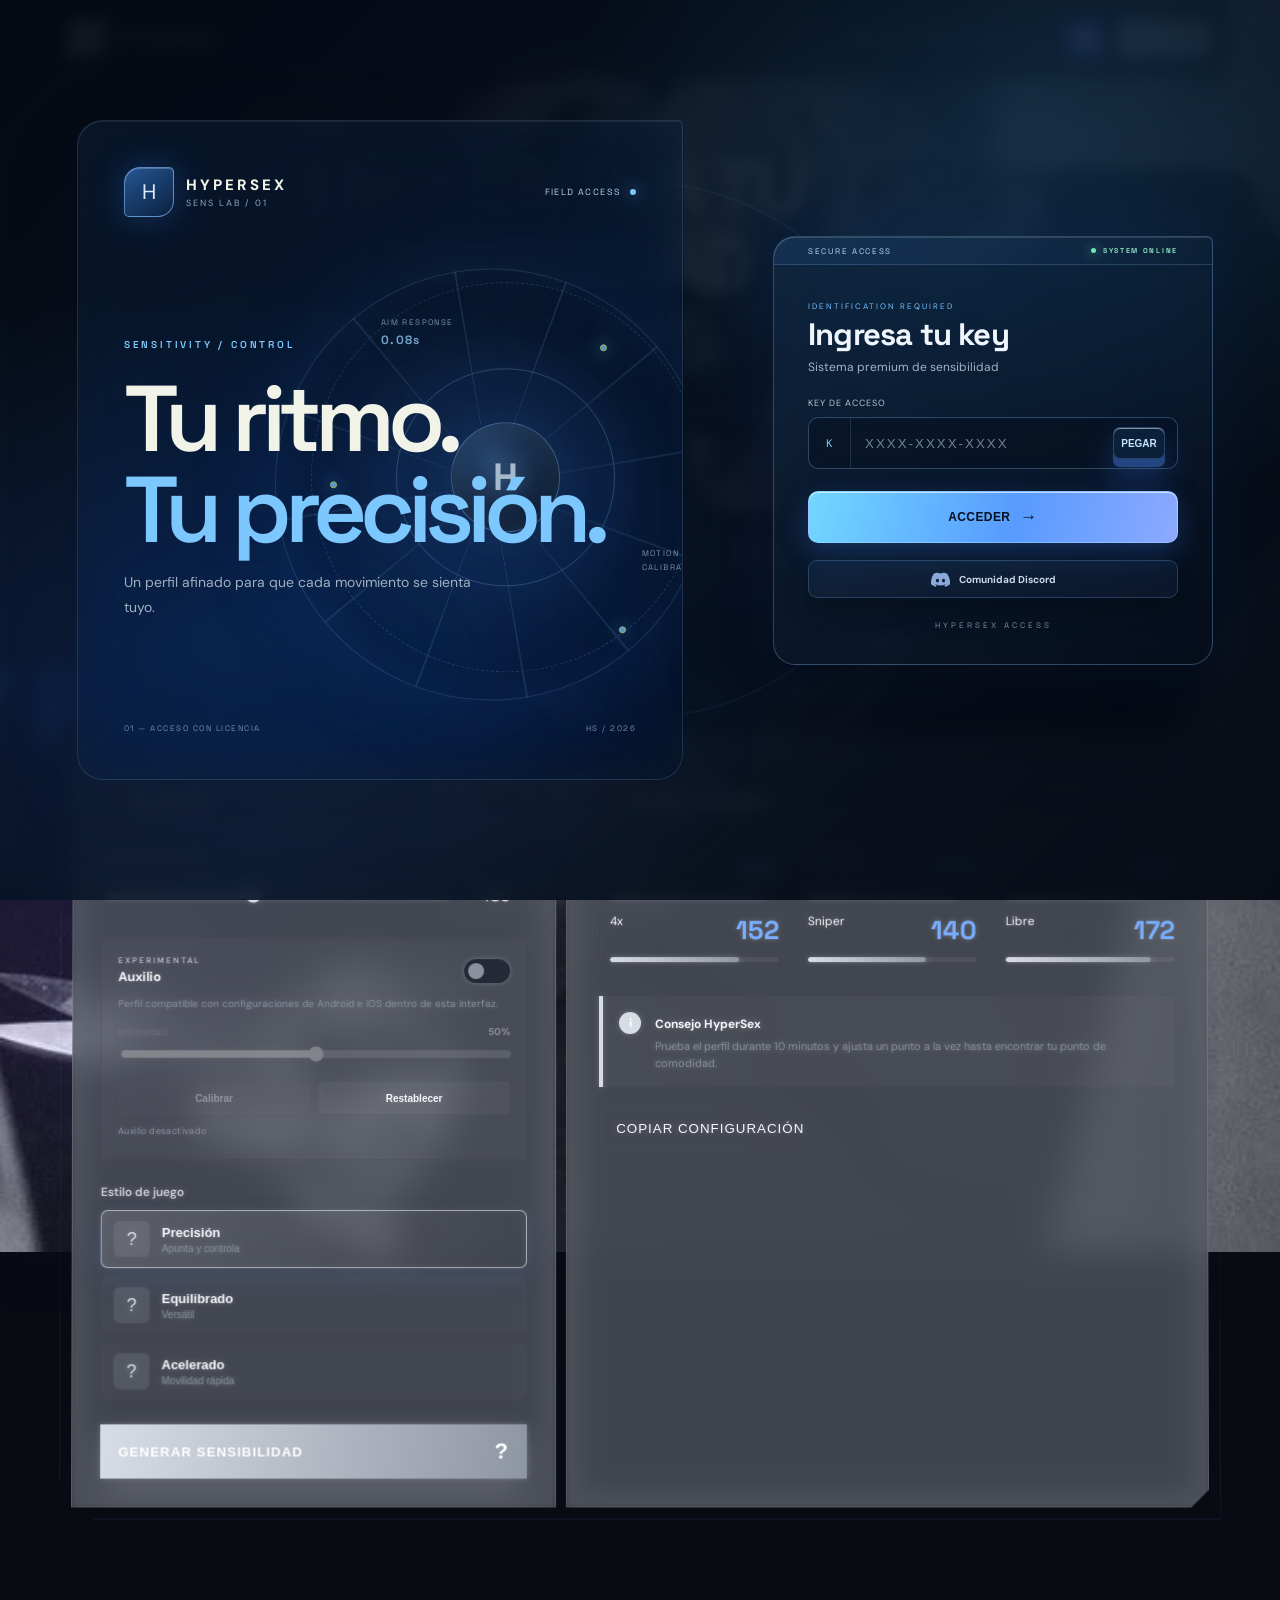
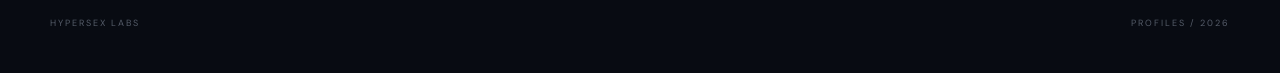
<file: index.html>
<!doctype html>
<html lang="es">
<head>
  <meta charset="UTF-8">
  <meta name="viewport" content="width=device-width, initial-scale=1.0, maximum-scale=1.0, minimum-scale=1.0, user-scalable=no, viewport-fit=cover">
  <meta name="theme-color" content="#080b12">
  <title>HyperSex | Generador de Sensibilidad</title>
  <link rel="stylesheet" href="styles.css?v=17">
</head>
<body data-device="android">
  <div class="ambient ambient-one"></div>
  <div class="ambient ambient-two"></div>
  <div class="keyauth-lock" id="keyauthLock">
    <div class="keyauth-neon" aria-hidden="true">HYPERSEX</div>
    <aside class="login-showcase" aria-label="Hypersex Sens Lab">
      <div class="showcase-top">
        <div class="login-brand">
          <span class="brand-mark">H</span>
          <div><small>HYPERSEX</small><span>SENS LAB / 01</span></div>
        </div>
        <span class="showcase-edition">FIELD ACCESS <i></i></span>
      </div>
      <div class="showcase-copy">
        <span class="showcase-kicker">SENSITIVITY / CONTROL</span>
        <h1>Tu ritmo.<br><em>Tu precisión.</em></h1>
        <p>Un perfil afinado para que cada movimiento se sienta tuyo.</p>
      </div>
      <div class="showcase-instrument" aria-hidden="true">
        <div class="instrument-orbit instrument-orbit-outer"></div>
        <div class="instrument-orbit instrument-orbit-inner"></div>
        <div class="instrument-core"><span>H</span></div>
        <span class="instrument-label instrument-label-top">AIM RESPONSE <b>0.08s</b></span>
        <span class="instrument-label instrument-label-side">MOTION<br>CALIBRATED</span>
        <span class="instrument-tick tick-one"></span>
        <span class="instrument-tick tick-two"></span>
        <span class="instrument-tick tick-three"></span>
      </div>
      <div class="showcase-footer"><span>01 — ACCESO CON LICENCIA</span><span>HS / 2026</span></div>
    </aside>
    <form class="keyauth-card" id="keyauthForm">
      <div class="login-orbit" aria-hidden="true"><i></i></div>
      <div class="login-shadow-platform" aria-hidden="true"></div>
      <div class="login-frame" aria-hidden="true"></div>
      <div class="login-grid-lines" aria-hidden="true"></div>
      <div class="login-hud" aria-hidden="true">
        <span>SECURE ACCESS</span>
        <strong><i></i> SYSTEM ONLINE</strong>
      </div>
      <div class="login-title">
        <small>IDENTIFICATION REQUIRED</small>
        <h2>Activa tu acceso</h2>
        <p class="keyauth-subtitle">Introduce tu licencia KeyAuth</p>
      </div>
      <label>KEY DE ACCESO<div class="login-key-field"><span>K</span><input id="keyauthKey" autocomplete="off" spellcheck="false" required placeholder="XXXX-XXXX-XXXX"><button id="pasteKey" class="paste-key" type="button">Pegar</button></div></label>
      <div class="keyauth-status" id="keyauthStatus" role="status"></div>
      <div class="keyauth-time" id="keyauthTime" hidden></div>
      <button type="submit">Iniciar sesión <b>?</b></button>
      <a class="login-discord" href="https://discord.gg/hypersystem" target="_blank" rel="noopener noreferrer" aria-label="Abrir Discord">
        <svg viewBox="0 0 24 24" aria-hidden="true"><path fill="currentColor" d="M20.3 4.4A19.8 19.8 0 0 0 15.4 3l-.6 1.2a18.3 18.3 0 0 0-5.6 0L8.6 3a19.8 19.8 0 0 0-4.9 1.4A20.1 20.1 0 0 0 0 18.1a19.9 19.9 0 0 0 6 3l1.3-1.8a12 12 0 0 1-2-.9l.5-.4a14.1 14.1 0 0 0 12.4 0l.5.4c-.6.3-1.3.6-2 .9l1.3 1.8a19.9 19.9 0 0 0 6-3 20.1 20.1 0 0 0-3.7-13.7ZM8.2 15.6c-1.1 0-2-1-2-2.3s.9-2.3 2-2.3 2 1 2 2.3-.9 2.3-2 2.3Zm7.6 0c-1.1 0-2-1-2-2.3s.9-2.3 2-2.3 2 1 2 2.3-.9 2.3-2 2.3Z"/></svg>
        Comunidad Discord
      </a>
      <small class="login-caption">HYPERSEX ACCESS</small>
    </form>
  </div>

  <header class="topbar">
    <a class="brand" href="#" aria-label="HyperSex inicio">
      <span class="brand-mark">H</span>
      <span id="brandName">HYPER<span>SEX</span></span>
    </a>
    <div class="top-actions">
      <div class="status"><i></i> Compatible Android + iOS</div>
      <div class="license-countdown" id="licenseCountdown" hidden></div>
      <a class="admin-open" href="https://discord.gg/hypersystem" target="_blank" rel="noopener noreferrer" aria-label="Abrir Discord" style="width:38px;height:38px;padding:0;display:inline-flex;align-items:center;justify-content:center;text-decoration:none;background:#5865f2;border-color:rgba(255,255,255,.18);"><svg viewBox="0 0 24 24" aria-hidden="true" style="width:22px;height:22px"><path fill="currentColor" d="M20.3 4.4A19.8 19.8 0 0 0 15.4 3l-.6 1.2a18.3 18.3 0 0 0-5.6 0L8.6 3a19.8 19.8 0 0 0-4.9 1.4A20.1 20.1 0 0 0 0 18.1a19.9 19.9 0 0 0 6 3l1.3-1.8a12 12 0 0 1-2-.9l.5-.4a14.1 14.1 0 0 0 12.4 0l.5.4c-.6.3-1.3.6-2 .9l1.3 1.8a19.9 19.9 0 0 0 6-3 20.1 20.1 0 0 0-3.7-13.7ZM8.2 15.6c-1.1 0-2-1-2-2.3s.9-2.3 2-2.3 2 1 2 2.3-.9 2.3-2 2.3Zm7.6 0c-1.1 0-2-1-2-2.3s.9-2.3 2-2.3 2 1 2 2.3-.9 2.3-2 2.3Z"/></svg></a>
      <button class="admin-open" id="adminOpen" type="button">Administrar</button>
    </div>
  </header>

  <main>
    <div class="interface-neon" aria-hidden="true">HYPERSEX</div>
    <section class="hero">
      <div class="eyebrow" id="heroEyebrow">Hypersex tu mejor opcion</div>
      <h1 id="heroTitle">Encuentra tu <span>sensibilidad perfecta</span></h1>
      <p id="heroDescription">Configura tu dispositivo y genera ajustes pensados para mejorar tu precisión y comodidad.</p>
      <div class="custom-actions" id="customActions"></div>
    </section>

    <section class="system-strip" aria-label="Estado del sistema">
      <div class="system-item">
        <span class="system-icon">01</span>
        <div><small>PLATAFORMA</small><strong id="systemPlatform">Android</strong></div>
      </div>
      <div class="system-item">
        <span class="system-icon pulse">02</span>
        <div><small>MOTOR</small><strong>Online</strong></div>
      </div>
      <div class="system-item">
        <span class="system-icon">03</span>
        <div><small>PERFIL</small><strong id="systemProfile">Precisión</strong></div>
      </div>
      <div class="system-item">
        <span class="system-icon">04</span>
        <div><small>RANGO</small><strong>1 — 200</strong></div>
      </div>
    </section>

    <nav class="platform-switch" aria-label="Seleccionar plataforma">
      <button class="platform active" data-device="android" type="button">
        <span class="platform-icon">A</span>
        <span><small>PERFIL</small><strong>Android</strong></span>
      </button>
      <button class="platform" data-device="ios" type="button">
        <span class="platform-icon">i</span>
        <span><small>PERFIL</small><strong>iOS</strong></span>
      </button>
      <button class="platform" data-device="pc" type="button">
        <span class="platform-icon">PC</span>
        <span><small>PERFIL</small><strong>PC</strong></span>
      </button>
    </nav>
    <button class="launch-game" id="launchGame" type="button" title="Abrir Free Fire">
      <span class="launch-icon">F</span>
      <span class="launch-copy">
        <small>JUEGO INSTALADO</small>
        <strong>Abrir Free Fire en <b id="launchPlatform">Android</b></strong>
      </span>
      <span class="launch-arrow">?</span>
    </button>
    <div class="emulator-actions" hidden>
      <a class="emulator-button emulator-install" id="installBluestacks" href="https://www.bluestacks.com/download.html" target="_blank" rel="noopener noreferrer">
        <span class="emulator-icon">?</span>
        <span class="launch-copy">
          <small>DESCARGAR</small>
          <strong>Instalar BlueStacks</strong>
        </span>
        <span class="launch-arrow">?</span>
      </a>
    </div>
    <div class="emulator-status" id="emulatorStatus" role="status"></div>
    <button class="dns-profile" id="downloadDnsProfile" type="button" hidden>
      <span class="dns-icon">DNS</span>
      <span class="launch-copy">
        <small>PERFIL iOS</small>
        <strong>Instalar Hyper Auxilio</strong>
      </span>
      <span class="launch-arrow">?</span>
    </button>
    <div class="dns-status" id="dnsStatus" role="status"></div>

    <section class="dashboard">
      <aside class="panel setup-panel">
        <div class="panel-heading">
          <span>01</span>
          <div>
            <small>CONFIGURACIÓN</small>
            <h2>Tu perfil</h2>
          </div>
          <div class="profile-countdown-slot" id="profileCountdownSlot"></div>
        </div>

        <div class="field-group">
          <label for="dpi">DPI del dispositivo</label>
          <div class="range-row">
            <input id="dpi" type="range" min="240" max="800" step="20" value="480">
            <output id="dpiValue" for="dpi">480</output>
          </div>
        </div>

        <div class="aux-panel">
          <div class="aux-head">
            <div>
              <small>EXPERIMENTAL</small>
              <strong>Auxilio</strong>
            </div>
            <button class="toggle" id="auxToggle" type="button" role="switch" aria-checked="false" aria-label="Activar auxilio">
              <i></i>
            </button>
          </div>
          <p>Perfil compatible con configuraciones de Android e iOS dentro de esta interfaz.</p>
          <div class="aux-strength disabled" id="auxStrength">
            <div><span>Intensidad</span><strong id="auxValue">50%</strong></div>
            <input id="auxRange" type="range" min="0" max="100" value="50" disabled>
          </div>
          <div class="aux-actions">
            <button id="calibrateAux" type="button" disabled>Calibrar</button>
            <button id="resetAux" type="button">Restablecer</button>
          </div>
          <div class="aux-status" id="auxStatus">Auxilio desactivado</div>
        </div>

        <div class="field-group">
          <label>Estilo de juego</label>
          <div class="style-grid">
            <button class="style-card selected" data-style="precision" type="button">
              <span class="style-icon">?</span>
              <span><strong>Precisión</strong><small>Apunta y controla</small></span>
            </button>
            <button class="style-card" data-style="balanced" type="button">
              <span class="style-icon">?</span>
              <span><strong>Equilibrado</strong><small>Versátil</small></span>
            </button>
            <button class="style-card" data-style="aggressive" type="button">
              <span class="style-icon">?</span>
              <span><strong>Acelerado</strong><small>Movilidad rápida</small></span>
            </button>
          </div>
        </div>

        <button class="generate-button" id="generate" type="button">
          <span>Generar sensibilidad</span>
          <span class="arrow">?</span>
        </button>
      </aside>

      <section class="panel result-panel" aria-live="polite">
        <div class="panel-heading">
          <span>02</span>
          <div>
            <small>PERFIL GENERADO</small>
            <h2>Tu sensibilidad</h2>
          </div>
          <div class="profile-badge" id="profileBadge">Android / Precisión</div>
        </div>

        <div class="settings-grid">
          <div class="setting">
            <div class="setting-title"><span>General</span><strong id="generalValue">184</strong></div>
            <div class="meter"><i id="generalBar" style="width:92%"></i></div>
          </div>
          <div class="setting">
            <div class="setting-title"><span>Mira roja</span><strong id="redValue">176</strong></div>
            <div class="meter"><i id="redBar" style="width:88%"></i></div>
          </div>
          <div class="setting">
            <div class="setting-title"><span>2x</span><strong id="x2Value">164</strong></div>
            <div class="meter"><i id="x2Bar" style="width:82%"></i></div>
          </div>
          <div class="setting">
            <div class="setting-title"><span>4x</span><strong id="x4Value">152</strong></div>
            <div class="meter"><i id="x4Bar" style="width:76%"></i></div>
          </div>
          <div class="setting">
            <div class="setting-title"><span>Sniper</span><strong id="sniperValue">140</strong></div>
            <div class="meter"><i id="sniperBar" style="width:70%"></i></div>
          </div>
          <div class="setting">
            <div class="setting-title"><span>Libre</span><strong id="freeValue">172</strong></div>
            <div class="meter"><i id="freeBar" style="width:86%"></i></div>
          </div>
        </div>

        <div class="tip">
          <span class="tip-icon">i</span>
          <div>
            <strong>Consejo HyperSex</strong>
            <p>Prueba el perfil durante 10 minutos y ajusta un punto a la vez hasta encontrar tu punto de comodidad.</p>
          </div>
        </div>

        <div class="result-actions">
          <button class="copy-button" id="copy" type="button">Copiar configuración</button>
          <span id="copyStatus"></span>
        </div>
      </section>
    </section>
    <section class="custom-sections" id="customSections" aria-live="polite"></section>
  </main>

  <footer>
    <span>HYPERSEX LABS</span>
    <span>PROFILES / 2026</span>
  </footer>

  <div class="admin-overlay" id="adminOverlay"></div>
  <div class="admin-lock" id="adminLock" aria-hidden="true">
    <form class="admin-lock-card" id="adminLockForm">
      <span class="brand-mark">H</span>
      <small>ACCESO RESTRINGIDO</small>
      <h2>Administrador HyperSex</h2>
      <label for="adminPassword">Contraseña</label>
      <div class="password-row">
        <input id="adminPassword" name="hypersex-admin-password" type="password" autocomplete="off" inputmode="text" autocapitalize="none" autocorrect="off" spellcheck="false" placeholder="Ingresa la contraseña">
        <button class="password-toggle" id="passwordToggle" type="button" aria-label="Mostrar contraseña">Ver</button>
      </div>
      <div class="lock-status" id="lockStatus"></div>
      <button class="admin-save lock-submit" type="submit">Entrar al administrador</button>
      <button class="lock-cancel" id="lockCancel" type="button">Cancelar</button>
    </form>
  </div>
  <aside class="admin-panel" id="adminPanel" aria-hidden="true">
    <div class="admin-header">
      <div>
        <small>PANEL DE CONTROL</small>
        <h2>Administrador</h2>
      </div>
      <button id="adminClose" class="icon-button" type="button" aria-label="Cerrar administrador">×</button>
    </div>

    <div class="admin-tabs">
      <button class="active" data-admin-tab="content" type="button">Contenido</button>
      <button data-admin-tab="design" type="button">Diseño</button>
      <button data-admin-tab="actions" type="button">Botones</button>
      <button data-admin-tab="builder" type="button">Constructor</button>
      <button data-admin-tab="interface" type="button">Interfaz</button>
      <button data-admin-tab="advanced" type="button">Avanzado</button>
    </div>

    <div class="admin-section active" data-admin-section="content">
      <label>Nombre de marca<input id="adminBrand" value="HYPERSEX"></label>
      <label>Etiqueta superior<input id="adminEyebrow" value="Hypersex tu mejor opcion"></label>
      <label>Título<input id="adminTitle" value="Encuentra tu sensibilidad perfecta"></label>
      <label>Descripción<textarea id="adminDescription" rows="3">Configura tu dispositivo y genera ajustes pensados para mejorar tu precisión y comodidad.</textarea></label>
      <label>Imagen de portada<input id="adminImage" type="file" accept="image/*"></label>
      <div class="image-preview" id="imagePreview">Sin imagen</div>
    </div>

    <div class="admin-section" data-admin-section="design">
      <div class="theme-presets">
        <button data-theme="hyper" type="button">Hyper</button>
        <button data-theme="cyan" type="button">Cyber</button>
        <button data-theme="gold" type="button">Gold</button>
        <button data-theme="light" type="button">Claro</button>
      </div>
      <label>Color principal<input id="adminAccent" type="color" value="#ff3b7a"></label>
      <label>Color secundario<input id="adminAccentTwo" type="color" value="#ff6b2b"></label>
      <label>Fondo general<input id="adminBackground" type="color" value="#080b12"></label>
      <label>Color de texto<input id="adminText" type="color" value="#f5f6fa"></label>
      <label>Color de paneles<input id="adminSurface" type="color" value="#10141f"></label>
      <label>Radio de tarjetas<select id="adminRadius">
        <option value="5px">Cuadrado</option>
        <option value="10px" selected>Suave</option>
        <option value="18px">Redondo</option>
      </select></label>
      <label>Modo de fondo<select id="adminBackdrop">
        <option value="grid">Rejilla</option>
        <option value="radial">Radial</option>
        <option value="plain">Plano</option>
      </select></label>
      <label>Tipografía<select id="adminFont">
        <option value="modern">Moderna</option>
        <option value="condensed">Condensada</option>
        <option value="rounded">Redondeada</option>
      </select></label>
      <label>Ancho de contenido<select id="adminWidth">
        <option value="1180px">Amplio</option>
        <option value="1040px">Medio</option>
        <option value="920px">Compacto</option>
      </select></label>
      <label>Escala de interfaz<input id="adminScale" type="range" min="85" max="115" value="100"></label>
      <label>Opacidad de paneles<input id="adminOpacity" type="range" min="40" max="100" value="88"></label>
      <label>Desenfoque del fondo<input id="adminBlur" type="range" min="0" max="30" value="18"></label>
      <label>Espacio entre secciones<input id="adminSpacing" type="range" min="8" max="36" value="18"></label>
      <label>Color de bordes<input id="adminLine" type="color" value="#2b3040"></label>
      <label>Grosor de bordes<input id="adminBorderWidth" type="range" min="0" max="3" value="1"></label>
      <label>Brillo exterior<input id="adminGlow" type="range" min="0" max="50" value="10"></label>
      <label>Sombras<select id="adminShadow">
        <option value="none">Sin sombras</option>
        <option value="soft">Suaves</option>
        <option value="strong">Fuertes</option>
      </select></label>
      <label>Animaciones<select id="adminAnimation">
        <option value="none">Sin animación</option>
        <option value="smooth" selected>Suave</option>
        <option value="energetic">Enérgica</option>
      </select></label>
      <label>Decoración<select id="adminDecoration">
        <option value="grid">Rejilla</option>
        <option value="dots">Puntos</option>
        <option value="lines">Líneas</option>
        <option value="none">Ninguna</option>
      </select></label>
      <label class="admin-switch-row">Vista previa en vivo<input id="livePreview" type="checkbox" checked></label>
      <label class="admin-switch-row">Mostrar plataformas<input id="showPlatforms" type="checkbox" checked></label>
      <label class="admin-switch-row">Mostrar barra superior<input id="showHeader" type="checkbox" checked></label>
      <label class="admin-switch-row">Mostrar pie de página<input id="showFooter" type="checkbox" checked></label>
      <label class="admin-switch-row">Mostrar consejo<input id="showTip" type="checkbox" checked></label>
      <div class="advanced-actions">
        <button id="exportConfig" type="button">Exportar diseño</button>
        <button id="importConfigButton" type="button">Importar diseño</button>
        <input id="importConfig" type="file" accept="application/json" hidden>
      </div>
      <div class="ipa-import">
        <label for="importIpa">Importar mini IPA
          <input id="importIpa" type="file" accept=".ipa,.zip,application/octet-stream">
        </label>
        <button id="scanIpa" type="button">Extraer imágenes</button>
        <div id="ipaStatus" class="ipa-status">Solo se importan imágenes. El IPA no se instala ni ejecuta.</div>
        <div id="ipaGallery" class="ipa-gallery"></div>
      </div>
    </div>

    <div class="admin-section" data-admin-section="interface">
      <div class="interface-panel-heading">
        <small>TIPO DE INTERFAZ</small>
        <strong>Elige cómo se muestran los paneles</strong>
      </div>
      <div class="interface-presets">
        <button class="active" data-interface-layout="default" type="button">
          <span class="interface-preview preview-default"><i></i><i></i></span>
          <strong>Normal</strong><small>Configuración izquierda</small>
        </button>
        <button data-interface-layout="reverse" type="button">
          <span class="interface-preview preview-reverse"><i></i><i></i></span>
          <strong>Invertido</strong><small>Configuración derecha</small>
        </button>
        <button data-interface-layout="stack" type="button">
          <span class="interface-preview preview-stack"><i></i><i></i></span>
          <strong>Compacto</strong><small>Una columna</small>
        </button>
      </div>
      <label>Diseño de paneles<select id="adminLayout">
        <option value="default">Configuración izquierda</option>
        <option value="reverse">Configuración derecha</option>
        <option value="stack">Una columna</option>
      </select></label>
    </div>

    <div class="admin-section" data-admin-section="actions">
      <label>Texto del botón<input id="buttonText" value="Abrir panel"></label>
      <label>Acción<select id="buttonAction">
        <option value="url">Abrir enlace personalizado</option>
        <option value="generate">Generar sensibilidad</option>
        <option value="copy">Copiar configuración</option>
        <option value="scroll">Ir al generador</option>
        <option value="alert">Mostrar mensaje</option>
      </select></label>
      <label>URL o enlace<input id="buttonUrl" type="url" placeholder="https://ejemplo.com"></label>
      <label>Color del botón<input id="buttonColor" type="color" value="#5865f2"></label>
      <button class="secondary-action" id="addButton" type="button">Agregar botón</button>
      <div class="admin-button-list" id="adminButtonList"></div>
    </div>

    <div class="admin-section" data-admin-section="builder">
      <div class="builder-group">
        <div class="builder-heading"><small>SECCIÓN PERSONALIZADA</small><strong>Crear contenido</strong></div>
        <label>Título de la sección<input id="sectionTitle" placeholder="Ej. Nuevas funciones"></label>
        <label>Texto de la sección<textarea id="sectionText" rows="4" placeholder="Escribe aquí el contenido..."></textarea></label>
        <label>Imagen de la sección<input id="sectionImage" type="file" accept="image/*"></label>
        <div class="image-preview" id="sectionImagePreview">Sin imagen</div>
        <button class="secondary-action" id="addSection" type="button">Agregar sección</button>
        <div class="builder-list" id="adminSectionList"></div>
      </div>
    </div>

    <div class="admin-section" data-admin-section="advanced">
      <label>Título del login<input id="adminLoginTitle" value="Ingresa tu key"></label>
      <label>Subtítulo del login<input id="adminLoginSubtitle" value="Sistema premium de sensibilidad"></label>
      <label>Texto del botón login<input id="adminLoginButton" value="Acceder"></label>
      <label>Posición horizontal login<select id="adminLoginPosition">
        <option value="center">Centro</option>
        <option value="left">Izquierda</option>
        <option value="right">Derecha</option>
      </select></label>
      <label>Texto de texto o mensaje inferior login<input id="adminLoginSmall" value="HYPERSEX ACCESS"></label>
      <label>Texto de estado<input id="adminStatus" value="Compatible Android + iOS"></label>
      <label>Texto del generador<input id="adminGenerateText" value="Generar sensibilidad"></label>
      <label>Texto de copiar<input id="adminCopyText" value="Copiar configuración"></label>
      <label>Título del consejo<input id="adminTipTitle" value="Consejo HyperSex"></label>
      <label>Texto del consejo<textarea id="adminTipText" rows="3">Prueba el perfil durante 10 minutos y ajusta un punto a la vez hasta encontrar tu punto de comodidad.</textarea></label>
      <label>Pie izquierdo<input id="adminFooterLeft" value="HYPERSEX LABS"></label>
      <label>Pie derecho<input id="adminFooterRight" value="PROFILES / 2026"></label>
      <label>Año automático<select id="adminAutoYear">
        <option value="yes">Activado</option>
        <option value="no">Desactivado</option>
      </select></label>
      <label class="admin-switch-row">Mostrar estado<input id="showStatus" type="checkbox" checked></label>
      <label class="admin-switch-row">Mostrar botón Free Fire<input id="showLaunch" type="checkbox" checked></label>
      <label class="admin-switch-row">Mostrar panel de sensibilidad<input id="showSensitivity" type="checkbox" checked></label>
      <label class="admin-switch-row">Mostrar configuración auxiliar<input id="showAux" type="checkbox" checked></label>
      <label>Mensaje al copiar<input id="adminCopiedText" value="Configuración copiada"></label>
      <label>Mensaje de error<input id="adminErrorText" value="No se pudo copiar"></label>
    </div>

    <div class="admin-footer">
      <button class="admin-reset" id="adminReset" type="button">Restablecer</button>
      <button class="admin-save" id="adminSave" type="button">Guardar cambios</button>
    </div>
  </aside>

  <script src="script.js?v=15"></script>
</body>
</html>
</file>
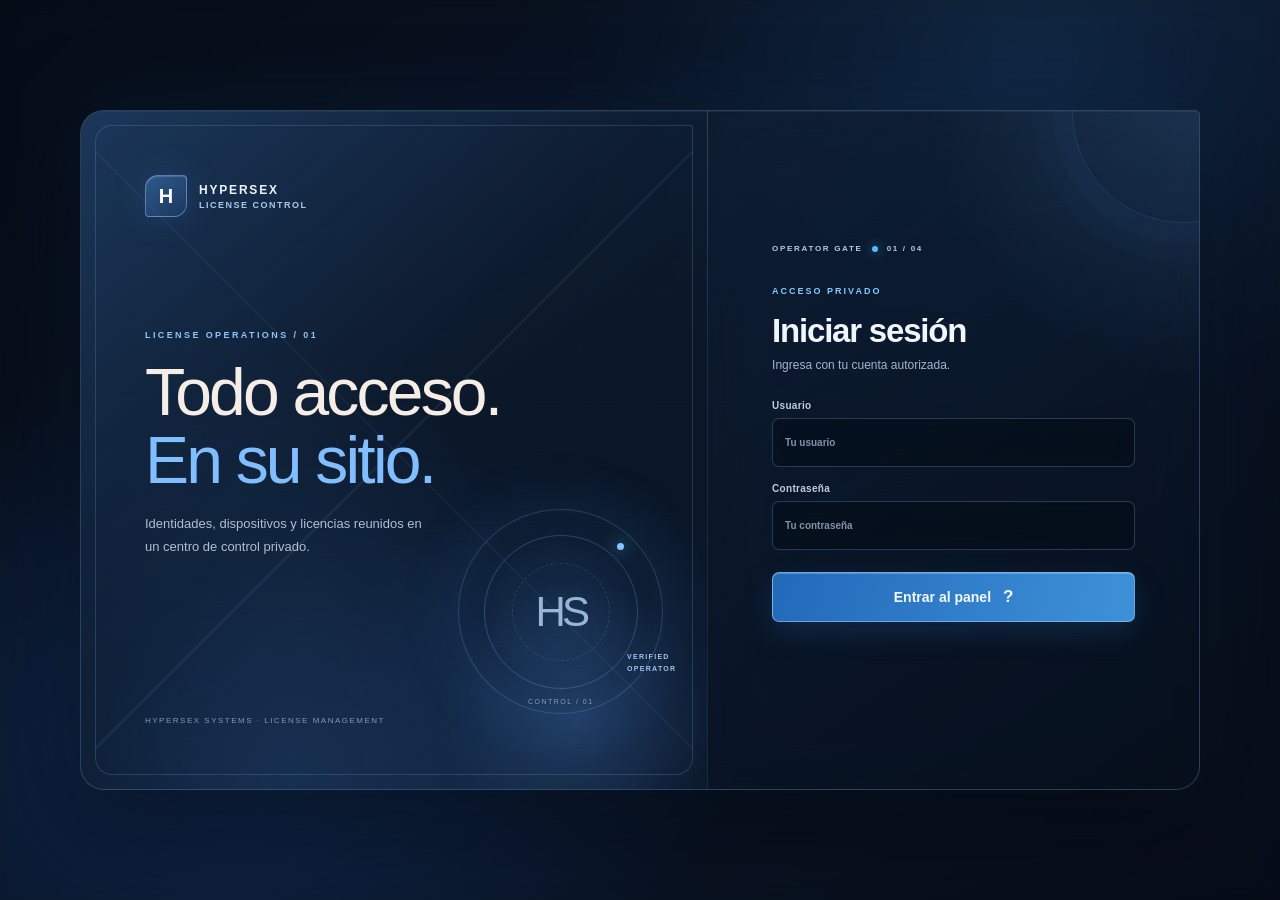
<file: licenses-admin.html>
<!doctype html>
<html lang="es">
<head>
  <meta charset="UTF-8">
  <meta name="viewport" content="width=device-width, initial-scale=1.0, maximum-scale=1.0, user-scalable=no">
  <meta name="theme-color" content="#080c14">
  <title>HyperSex | Licencias</title>
  <style>
    :root {
      color-scheme: dark;
      font-family: "DM Sans", "Segoe UI", sans-serif;
      --bg: #080c14;
      --surface: #101826;
      --surface-raised: #131e2d;
      --line: rgba(151, 177, 215, .13);
      --text: #edf4ff;
      --muted: #8795aa;
      --blue: #5b9cff;
      --cyan: #62d7ea;
      --green: #4cdaa0;
      --red: #ff7287;
    }
    * { box-sizing: border-box; }
    [hidden] { display: none !important; }
    body {
      min-width: 320px;
      min-height: 100vh;
      margin: 0;
      background: radial-gradient(ellipse at 10% -12%, rgba(55,112,212,.18), transparent 38%), var(--bg);
      color: var(--text);
      font-size: 14px;
    }
    main { width: min(1240px, calc(100% - 48px)); margin: auto; padding: 28px 0 56px; }
    button, input, textarea { font: inherit; }
    button { cursor: pointer; transition: background .18s ease, border-color .18s ease, transform .18s ease; }
    button:hover { transform: translateY(-1px); }
    input:focus, textarea:focus { outline: 2px solid rgba(91,156,255,.28); border-color: var(--blue); }
    .login, .panel {
      overflow: hidden;
      border: 1px solid var(--line);
      border-radius: 8px;
      background: linear-gradient(155deg, rgba(17,26,40,.98), rgba(12,19,30,.98));
      box-shadow: 0 16px 48px rgba(0,0,0,.24);
    }
    .login {
      display: grid;
      grid-template-columns: 1.05fr .95fr;
      width: min(960px, 100%);
      min-height: 520px;
      margin: 9vh auto 0;
      border-radius: 12px;
    }
    .login-visual {
      position: relative;
      display: flex;
      flex-direction: column;
      justify-content: space-between;
      overflow: hidden;
      padding: 38px;
      background: linear-gradient(145deg, #102345, #0a1424 65%, #0b1c2a);
    }
    .login-visual::before {
      position: absolute;
      top: 70px;
      right: -120px;
      width: 380px;
      aspect-ratio: 1;
      border-radius: 50%;
      background: radial-gradient(circle, rgba(74,145,255,.32), transparent 68%);
      content: "";
      filter: blur(8px);
      pointer-events: none;
    }
    .brand-lockup, .login-message, .login-foot { position: relative; z-index: 1; }
    .brand-lockup, .topbar-brand { display: flex; align-items: center; gap: 12px; }
    .brand-mark {
      display: grid;
      width: 42px;
      height: 42px;
      flex: 0 0 42px;
      place-items: center;
      border: 1px solid rgba(132,182,255,.42);
      border-radius: 9px;
      background: rgba(91,156,255,.2);
      color: #fff;
      font-size: 20px;
      font-weight: 800;
      box-shadow: 0 0 28px rgba(67,132,238,.18);
    }
    .brand-copy { display: grid; gap: 3px; }
    .brand-copy strong, .topbar-brand strong { font-size: 12px; letter-spacing: 1.8px; }
    .brand-copy small, .topbar-brand small, .eyebrow {
      color: #8ba9d5;
      font-size: 9px;
      font-weight: 700;
      letter-spacing: 1.5px;
      text-transform: uppercase;
    }
    .login-message { max-width: 390px; }
    .login-message h2 { margin: 12px 0; font-size: 34px; line-height: 1.12; }
    .login-message p { max-width: 330px; color: #aab8cd; line-height: 1.7; }
    .login-foot { color: #8090a8; font-size: 10px; letter-spacing: .7px; }
    .login-form { display: grid; align-content: center; gap: 15px; padding: 48px; }
    .login-form h1 { margin: 0; font-size: 25px; }
    .login-form > p { margin: -8px 0 8px; color: var(--muted); font-size: 12px; }
    .login-form label, .toolbar label { display: grid; gap: 7px; color: #aab8cb; font-size: 11px; font-weight: 600; }
    .login-form input, .toolbar input {
      width: 100%;
      height: 43px;
      padding: 0 12px;
      border: 1px solid var(--line);
      border-radius: 6px;
      background: #0a111c;
      color: var(--text);
    }
    .primary {
      min-height: 42px;
      border: 1px solid rgba(91,156,255,.52);
      border-radius: 6px;
      background: linear-gradient(105deg, #3978dc, #4d91ed);
      color: #fff;
      font-weight: 700;
    }
    .primary:hover { background: linear-gradient(105deg, #4689eb, #5ba1ff); }
    .login-form .primary { min-height: 44px; margin-top: 5px; }
    #loginStatus { min-height: 18px; color: #ff9aaa; font-size: 11px; }
    #dashboard { display: block; }
    #dashboard[hidden] { display: none !important; }
    .topbar { display: flex; align-items: center; justify-content: space-between; gap: 24px; padding-bottom: 22px; border-bottom: 1px solid var(--line); }
    .topbar-brand .brand-mark { width: 36px; height: 36px; flex-basis: 36px; border-radius: 8px; font-size: 17px; }
    .topbar-brand strong, .topbar-brand small { display: block; }
    .topbar-brand small { margin-top: 3px; color: var(--muted); font-size: 9px; letter-spacing: 1px; }
    .topbar-actions { display: flex; align-items: center; gap: 12px; }
    .account-label { color: #a7b6cc; font-size: 11px; }
    .topbar #logout { min-height: 36px; border: 1px solid var(--line); border-radius: 6px; background: #101a29; color: #c5d3e8; font-size: 11px; }
    .page-heading { display: flex; align-items: flex-end; justify-content: space-between; gap: 18px; margin: 30px 0 20px; }
    .page-heading h1 { margin: 5px 0 0; font-size: 25px; }
    .page-heading p { margin: 7px 0 0; color: var(--muted); font-size: 12px; }
    .live-badge { display: inline-flex; align-items: center; gap: 7px; padding: 8px 10px; border: 1px solid rgba(76,218,160,.18); border-radius: 20px; background: rgba(76,218,160,.06); color: #89e6bc; font-size: 10px; }
    .live-badge::before { width: 6px; height: 6px; border-radius: 50%; background: var(--green); content: ""; box-shadow: 0 0 10px var(--green); }
    .workspace { display: grid; grid-template-columns: minmax(0,1.35fr) minmax(270px,.65fr); gap: 14px; align-items: start; }
    .panel { margin: 0; }
    .panel-head { display: flex; align-items: center; justify-content: space-between; gap: 12px; padding: 17px 18px; border-bottom: 1px solid var(--line); }
    .panel-head h2 { margin: 0; font-size: 13px; }
    .panel-head p { margin: 5px 0 0; color: var(--muted); font-size: 10px; }
    .panel-content { display: grid; gap: 14px; padding: 18px; }
    .toolbar { display: grid; grid-template-columns: repeat(2, minmax(0,1fr)); gap: 13px; padding: 0; background: transparent; box-shadow: none; }
    .toolbar .primary { grid-column: 1 / -1; }
    .toolbar input:disabled { background: #111b29; color: #a6b4c8; }
    .unit-note { color: #718096; font-size: 9px; font-weight: 400; }
    .key-output { display: none; width: calc(100% - 36px); min-height: 120px; margin: 0 18px 18px; padding: 12px; border: 1px solid rgba(91,156,255,.24); border-radius: 6px; background: #090f19; color: #b9d5ff; font: 12px/1.6 Consolas, monospace; resize: vertical; }
    .user-management { display: grid; gap: 14px; }
    .user-management .toolbar { grid-template-columns: 1fr; }
    .user-management .toolbar .primary { grid-column: auto; }
    .user-management #userList { min-height: 50px; }
    .user-management #userList table { font-size: 11px; }
    .user-management #userList td, .user-management #userList th { padding: 10px 12px; }
    .license-table { grid-column: 1 / -1; margin-top: 14px; }
    .license-table table { width: 100%; min-width: 760px; border-collapse: collapse; }
    .license-table th { padding: 12px 14px; color: #8797ad; font-size: 9px; font-weight: 700; letter-spacing: 1px; text-align: left; text-transform: uppercase; }
    .license-table td { padding: 13px 14px; border-top: 1px solid var(--line); color: #c8d4e4; font-size: 11px; text-align: left; }
    .license-table code { color: #a9caff; font: 11px Consolas, monospace; }
    .actions { display: flex; gap: 5px; flex-wrap: wrap; }
    .renew-duration { display: inline-flex; align-items: center; gap: 4px; color: var(--muted); font-size: 9px; }
    .renew-duration input { width: 48px; height: 29px; padding: 0 5px; border: 1px solid var(--line); border-radius: 5px; background: #0a111c; color: var(--text); font-size: 10px; }
    .actions button { min-height: 29px; padding: 0 8px; border: 1px solid var(--line); border-radius: 5px; background: #121e2d; color: #b7c8df; font-size: 9px; }
    .actions .danger, .danger { border-color: rgba(255,114,135,.25); background: rgba(255,114,135,.06); color: #ff91a2; }
    .status { display: inline-flex; padding: 5px 8px; border: 1px solid rgba(76,218,160,.15); border-radius: 12px; background: rgba(76,218,160,.06); color: #83e3b4; font-size: 9px; }
    .status.banned { border-color: rgba(255,114,135,.18); background: rgba(255,114,135,.06); color: #ff98a7; }
    .status.expired { border-color: rgba(240,185,91,.18); background: rgba(240,185,91,.06); color: #efc77f; }
    @media (max-width: 760px) {
      main { width: calc(100% - 28px); padding-top: 14px; }
      .login { grid-template-columns: 1fr; margin-top: 5vh; }
      .login-visual { min-height: 190px; padding: 22px; }
      .login-message h2 { font-size: 25px; }
      .login-message p, .login-foot { display: none; }
      .login-form { padding: 24px; }
      .workspace { grid-template-columns: 1fr; }
      .license-table { grid-column: auto; }
      .page-heading { align-items: flex-start; flex-direction: column; }
      .topbar { gap: 10px; }
      .account-label { display: none; }
    }
    @media (prefers-reduced-motion: reduce) { *, *::before, *::after { transition: none !important; } }
    body::before { position: fixed; inset: 0; z-index: -1; background-image: linear-gradient(rgba(99,151,226,.035) 1px, transparent 1px), linear-gradient(90deg, rgba(99,151,226,.035) 1px, transparent 1px); background-size: 34px 34px; content: ""; pointer-events: none; mask-image: linear-gradient(to bottom, black, transparent 85%); }
    .panel, .login { background: linear-gradient(135deg, rgba(20,40,67,.78), rgba(10,18,31,.82)); backdrop-filter: blur(18px) saturate(1.25); }
    .panel { border-color: rgba(107,161,231,.2); box-shadow: inset 0 1px rgba(255,255,255,.025), 0 18px 45px rgba(0,0,0,.2); }
    .topbar { border-color: rgba(105,158,228,.18); }
    .key-cell { display: flex; align-items: center; gap: 7px; min-width: 190px; }
    .key-cell code { max-width: 170px; overflow: hidden; color: #b7d4ff; font: 10px Consolas, monospace; text-overflow: ellipsis; }
    .key-cell button { min-height: 27px; padding: 0 8px; border: 1px solid rgba(103,159,235,.2); border-radius: 5px; background: rgba(57,120,220,.12); color: #a9cbff; font-size: 9px; }
    .renew-duration { display: inline-flex; align-items: center; gap: 4px; margin-right: 5px; color: var(--muted); font-size: 9px; }
    .renew-duration input { width: 48px; height: 29px; padding: 0 5px; border: 1px solid var(--line); border-radius: 5px; background: #0a111c; color: var(--text); font-size: 10px; }
    .legacy-key { color: #79869a; font-size: 10px; }
    @media (max-width: 900px) { .license-table table { min-width: 760px; } }
    @media (max-width: 680px) {
      .license-table { overflow: visible; }
      .license-table table, .license-table tbody { display: block; width: 100%; min-width: 0; }
      .license-table thead { display: none; }
      .license-table tbody tr { display: grid; grid-template-columns: repeat(2, minmax(0,1fr)); gap: 8px; padding: 12px; border-top: 1px solid var(--line); }
      .license-table td { display: grid; align-content: start; gap: 4px; min-width: 0; padding: 4px; border: 0; overflow-wrap: anywhere; }
      .license-table td::before { color: var(--muted); font-size: 8px; font-weight: 700; letter-spacing: .8px; text-transform: uppercase; }
      .license-table td:nth-child(1) { grid-column: 1; }
      .license-table td:nth-child(1)::before { content: "ID"; }
      .license-table td:nth-child(2) { grid-column: 1 / -1; }
      .license-table td:nth-child(2)::before { content: "Clave"; }
      .license-table td:nth-child(3) { grid-column: 1; }
      .license-table td:nth-child(3)::before { content: "Usuario"; }
      .license-table td:nth-child(4) { grid-column: 2; }
      .license-table td:nth-child(4)::before { content: "Estado"; }
      .license-table td:nth-child(5) { grid-column: 1; }
      .license-table td:nth-child(5)::before { content: "Dispositivos"; }
      .license-table td:nth-child(6) { grid-column: 2; }
      .license-table td:nth-child(6)::before { content: "Vence"; }
      .license-table td:nth-child(7) { grid-column: 1 / -1; }
      .license-table td:nth-child(7)::before { content: "Acciones"; }
      .license-table td[colspan] { display: block; grid-column: 1 / -1; padding: 22px 8px; text-align: center; }
      .license-table td[colspan]::before { content: none; }
      .key-cell { min-width: 0; flex-wrap: wrap; }
      .key-cell code { max-width: calc(100vw - 120px); overflow-wrap: anywhere; }
      .actions { display: grid; grid-template-columns: repeat(2, minmax(0,1fr)); gap: 7px; }
      .actions .renew-duration { grid-column: 1 / -1; justify-content: center; }
      .actions button { width: 100%; min-height: 40px; font-size: 11px; }
    }
    body:has(#loginPanel:not([hidden])) {
      display: grid;
      align-items: center;
      background:
        radial-gradient(ellipse at 50% 45%, rgba(35,91,190,.22), transparent 38%),
        linear-gradient(90deg, rgba(80,145,255,.035) 1px, transparent 1px),
        linear-gradient(rgba(80,145,255,.035) 1px, transparent 1px),
        #050914;
      background-size: auto, 44px 44px, 44px 44px, auto;
    }
    body:has(#loginPanel:not([hidden]))::before {
      z-index: 0;
      background-image:
        radial-gradient(ellipse at 50% 50%, transparent 0 29%, rgba(79,146,255,.08) 29.1% 29.2%, transparent 29.4%),
        linear-gradient(115deg, transparent 0 49.9%, rgba(79,146,255,.07) 50%, transparent 50.1%);
      background-size: auto;
      mask-image: none;
    }
    body:has(#loginPanel:not([hidden])) main { position: relative; z-index: 1; }
    .login {
      position: relative;
      min-height: 540px;
      margin: 0 auto;
      border-color: rgba(112,173,255,.34);
      border-radius: 5px 24px 24px;
      background: linear-gradient(145deg, rgba(13,23,45,.97), rgba(5,10,22,.97) 68%);
      box-shadow: 0 34px 100px rgba(0,0,0,.7), 0 0 70px rgba(45,114,255,.16), inset 0 1px rgba(255,255,255,.08);
    }
    .login-visual {
      isolation: isolate;
      padding: 42px;
      background:
        linear-gradient(90deg, rgba(91,156,255,.055) 1px, transparent 1px),
        linear-gradient(rgba(91,156,255,.055) 1px, transparent 1px),
        linear-gradient(145deg, #10264b, #091428 70%, #08111e);
      background-size: 38px 38px, 38px 38px, auto;
    }
    .login-visual::before { z-index: -2; }
    .login-visual::after {
      position: absolute;
      inset: 12px;
      z-index: -1;
      border: 1px solid rgba(111,173,255,.16);
      border-radius: 3px 17px 17px;
      content: "";
      pointer-events: none;
    }
    .brand-mark {
      border-color: rgba(113,180,255,.55);
      border-radius: 8px;
      background: linear-gradient(145deg, rgba(75,145,255,.42), rgba(30,66,133,.2));
      box-shadow: 0 0 30px rgba(75,145,255,.24), inset 0 1px rgba(255,255,255,.18);
    }
    .login-message .eyebrow, .login-form > .eyebrow { color: #73cfff; }
    .login-message h2 { font-size: clamp(30px, 4vw, 40px); letter-spacing: -.8px; }
    .login-message p { color: #a7b9d3; }
    .login-foot { color: #8297b8; font-size: 9px; letter-spacing: 1.2px; }
    .login-form {
      gap: 17px;
      padding: 48px;
      background: linear-gradient(140deg, rgba(14,24,43,.42), rgba(5,10,20,.18));
    }
    .login-form h1 { font-size: 30px; letter-spacing: -.5px; }
    .login-form > p { color: #9aaac3; }
    .login-form label { color: #aab8cd; }
    .login-form input {
      height: 48px;
      border-color: rgba(119,169,235,.28);
      border-radius: 8px;
      background: rgba(2,7,17,.78);
      transition: border-color .2s ease, box-shadow .2s ease, background .2s ease;
    }
    .login-form input:focus {
      outline: none;
      border-color: rgba(91,193,255,.82);
      background: rgba(4,12,27,.96);
      box-shadow: 0 0 0 3px rgba(67,151,255,.12), 0 0 26px rgba(67,151,255,.14);
    }
    .login-form .primary {
      min-height: 50px;
      margin-top: 3px;
      border-color: rgba(172,216,255,.52);
      border-radius: 8px;
      background: linear-gradient(105deg, #72d7ff, #78aaff 52%, #a5a9ff);
      color: #06101f;
      box-shadow: 0 10px 28px rgba(69,145,255,.28), inset 0 1px rgba(255,255,255,.65);
      transition: filter .2s ease, box-shadow .2s ease, transform .2s ease;
    }
    .login-form .primary:hover {
      filter: brightness(1.09);
      background: linear-gradient(105deg, #72d7ff, #78aaff 52%, #a5a9ff);
      box-shadow: 0 12px 34px rgba(69,145,255,.4), inset 0 1px rgba(255,255,255,.75);
    }
    #loginStatus:not(:empty) {
      padding: 9px 11px;
      border: 1px solid rgba(255,120,159,.25);
      border-radius: 7px;
      background: rgba(255,58,102,.07);
    }
    @media (max-width: 760px) {
      body:has(#loginPanel:not([hidden])) { display: block; }
      .login { min-height: 0; margin-top: max(24px, 5vh); }
      .login-visual { min-height: 210px; padding: 24px; }
      .login-form { gap: 14px; padding: 26px 24px; }
    }
    @media (prefers-reduced-motion: reduce) {
      .login-form input, .login-form .primary, .login-form::after { transition: none; animation: none; }
    }
    body:has(#loginPanel:not([hidden])) {
      display: grid;
      align-items: center;
      min-height: 100vh;
      min-height: 100dvh;
      background:
        radial-gradient(ellipse at 18% 82%, rgba(208,93,61,.16), transparent 34%),
        radial-gradient(ellipse at 80% 6%, rgba(164,102,70,.1), transparent 32%),
        #100e0e;
    }
    body:has(#loginPanel:not([hidden]))::before {
      z-index: 0;
      background-image:
        linear-gradient(rgba(225,161,113,.025) 1px, transparent 1px),
        linear-gradient(90deg, rgba(225,161,113,.025) 1px, transparent 1px);
      background-size: 58px 58px;
      mask-image: radial-gradient(ellipse at 50% 50%, #000, transparent 78%);
    }
    body:has(#loginPanel:not([hidden])) main {
      position: relative;
      z-index: 1;
      width: min(1120px, calc(100% - 56px));
      margin: auto;
      padding: 28px 0;
    }
    .login {
      width: 100%;
      min-height: min(680px, calc(100dvh - 56px));
      margin: 0 auto;
      grid-template-columns: minmax(0, 1.12fr) minmax(390px, .88fr);
      border: 1px solid rgba(228,172,137,.2);
      border-radius: 24px 5px 24px 24px;
      background: #171313;
      box-shadow: 0 35px 100px rgba(0,0,0,.58), 0 0 90px rgba(187,79,53,.08);
    }
    .login-visual {
      isolation: isolate;
      display: grid;
      grid-template-rows: auto 1fr auto;
      min-width: 0;
      padding: clamp(32px, 5vw, 66px);
      background:
        linear-gradient(135deg, rgba(219,102,67,.12), transparent 45%),
        radial-gradient(ellipse at 35% 110%, rgba(226,103,63,.18), transparent 48%),
        linear-gradient(145deg, #33201d, #211819 52%, #171416);
    }
    .login-visual::before {
      top: auto;
      right: -120px;
      bottom: -180px;
      width: 500px;
      background:
        radial-gradient(circle, rgba(223,115,72,.25), rgba(207,96,59,.07) 39%, transparent 70%);
      filter: none;
    }
    .login-visual::after {
      position: absolute;
      inset: 14px;
      z-index: -1;
      border: 1px solid rgba(239,185,146,.14);
      border-radius: 17px 3px 17px 17px;
      background:
        linear-gradient(135deg, transparent 49.8%, rgba(238,178,132,.07) 50%, transparent 50.2%),
        linear-gradient(45deg, transparent 49.8%, rgba(238,178,132,.045) 50%, transparent 50.2%);
      content: "";
      pointer-events: none;
    }
    .login-visual .brand-lockup,
    .login-visual .login-message,
    .login-visual .login-foot { z-index: 1; }
    .login-visual .brand-mark {
      border-color: rgba(247,184,140,.4);
      border-radius: 13px 4px 13px 4px;
      background: linear-gradient(145deg, rgba(217,118,78,.4), rgba(98,49,42,.35));
      box-shadow: 0 0 34px rgba(215,106,68,.17), inset 0 1px rgba(255,255,255,.16);
    }
    .login-visual .brand-copy small { color: #d3a68e; }
    .login-message { align-self: center; max-width: 440px; padding: 60px 0 96px; }
    .login-message .eyebrow { color: #e9a47e; font-size: 9px; letter-spacing: 2.4px; }
    .login-message h2 { margin: 18px 0; color: #f5ede6; font: 500 clamp(42px, 5.2vw, 66px)/1.02 "DM Sans", "Segoe UI", sans-serif; letter-spacing: -2.8px; }
    .login-message h2 em { color: #f0a27a; font-style: normal; }
    .login-message p { max-width: 290px; color: #c2aaa0; font-size: 13px; line-height: 1.8; }
    .login-foot { color: #a18175; font-size: 8px; letter-spacing: 1.5px; }
    .license-emblem {
      position: absolute;
      right: 7%;
      bottom: 11%;
      display: grid;
      width: clamp(135px, 17vw, 205px);
      aspect-ratio: 1;
      place-items: center;
      border: 1px solid rgba(239,166,124,.2);
      border-radius: 50%;
      background: radial-gradient(circle, rgba(207,104,68,.12), transparent 68%);
      box-shadow: 0 0 65px rgba(204,93,58,.12), inset 0 0 40px rgba(204,93,58,.08);
      pointer-events: none;
    }
    .license-emblem::before,
    .license-emblem::after {
      position: absolute;
      inset: 12%;
      border: 1px solid rgba(239,166,124,.22);
      border-radius: 50%;
      content: "";
    }
    .license-emblem::after { inset: 26%; border-style: dashed; opacity: .7; }
    .license-emblem > span { color: rgba(250,203,169,.76); font: 500 42px "DM Sans", sans-serif; letter-spacing: -4px; }
    .license-emblem > i { position: absolute; top: 16%; right: 19%; width: 7px; height: 7px; border-radius: 50%; background: #ffb78b; box-shadow: 0 0 16px #f49368; }
    .license-emblem > b { position: absolute; right: -7%; bottom: 19%; color: #db9b7c; font: 600 7px/1.7 "DM Sans", sans-serif; letter-spacing: 1.3px; }
    .license-emblem > small { position: absolute; bottom: 4%; color: #a98070; font: 7px "DM Sans", sans-serif; letter-spacing: 1.5px; }
    .login-form {
      position: relative;
      align-content: center;
      gap: 16px;
      overflow: hidden;
      padding: clamp(34px, 5vw, 64px);
      background:
        radial-gradient(circle at 100% 0, rgba(255,255,255,.58), transparent 28%),
        linear-gradient(145deg, #f1eee8, #e7e2d9);
      color: #211d1a;
    }
    .login-form::before {
      position: absolute;
      top: -110px;
      right: -95px;
      width: 220px;
      aspect-ratio: 1;
      border: 1px solid rgba(138,77,53,.14);
      border-radius: 50%;
      box-shadow: 0 0 0 20px rgba(138,77,53,.025), 0 0 0 40px rgba(138,77,53,.02);
      content: "";
      pointer-events: none;
    }
    .login-form > * { position: relative; }
    .login-form-terminal {
      display: inline-flex;
      align-items: center;
      gap: 9px;
      margin-bottom: 17px;
      color: #77685e;
      font: 700 8px "DM Sans", sans-serif;
      letter-spacing: 1.7px;
    }
    .login-form-terminal i { width: 6px; height: 6px; border-radius: 50%; background: #c36c48; box-shadow: 0 0 10px rgba(195,108,72,.42); }
    .login-form > .eyebrow { color: #a75e42; font-size: 9px; letter-spacing: 2px; }
    .login-form h1 { color: #211d1a; font-size: 33px; letter-spacing: -1.2px; }
    .login-form > p { margin: -8px 0 12px; color: #776f68; font-size: 12px; }
    .login-form label { color: #4a423b; font-size: 10px; letter-spacing: .3px; }
    .login-form input {
      height: 49px;
      border-color: #d3ccc2;
      border-radius: 7px;
      background: rgba(255,255,255,.7);
      color: #211d1a;
      transition: border-color .2s ease, box-shadow .2s ease, background .2s ease;
    }
    .login-form input::placeholder { color: #a49a90; }
    .login-form input:focus {
      outline: none;
      border-color: #b66a48;
      background: #fffdfa;
      box-shadow: 0 0 0 3px rgba(182,106,72,.12);
    }
    .login-form .primary {
      min-height: 50px;
      margin-top: 6px;
      border: 1px solid #aa5a3b;
      border-radius: 7px;
      background: linear-gradient(105deg, #a64e34, #c46b47);
      color: #fff8f1;
      box-shadow: 0 9px 22px rgba(142,67,45,.2), inset 0 1px rgba(255,255,255,.22);
      transition: filter .2s ease, box-shadow .2s ease, transform .2s ease;
    }
    .login-form .primary:hover { filter: brightness(1.07); background: linear-gradient(105deg, #a64e34, #c46b47); box-shadow: 0 12px 27px rgba(142,67,45,.27), inset 0 1px rgba(255,255,255,.28); }
    .login-form .primary span { margin-left: 8px; font-size: 17px; }
    #loginStatus { position: relative; color: #a13e37; }
    #loginStatus:not(:empty) { padding: 10px 12px; border: 1px solid rgba(161,62,55,.2); border-radius: 7px; background: rgba(161,62,55,.06); }
    @keyframes admin-glass-reflection {
      0%, 15% { transform: translateX(-100%); }
      75%, 100% { transform: translateX(100%); }
    }
    @media (max-width: 760px) {
      body:has(#loginPanel:not([hidden])) { display: block; }
      body:has(#loginPanel:not([hidden])) main { width: calc(100% - 28px); padding: 18px 0 28px; }
      .login { min-height: 0; margin-top: 0; grid-template-columns: 1fr; border-radius: 18px 4px 18px 18px; }
      .login-visual { min-height: 290px; padding: 25px; }
      .login-message { max-width: 72%; padding: 36px 0 18px; }
      .login-message h2 { font-size: clamp(38px, 9vw, 52px); }
      .login-message p { font-size: 11px; }
      .license-emblem { right: 6%; bottom: 15%; width: 145px; }
      .login-foot { font-size: 7px; }
      .login-form { gap: 14px; padding: 30px 25px; }
      .login-form-terminal { margin-bottom: 6px; }
    }
    @media (max-width: 420px) {
      .login-visual { min-height: 260px; }
      .login-message { max-width: 78%; }
      .login-message p { max-width: 230px; }
      .license-emblem { right: -4%; bottom: 14%; width: 120px; opacity: .7; }
      .login-form { padding-inline: 21px; }
    }
    body:has(#loginPanel:not([hidden])) {
      background:
        radial-gradient(ellipse at 18% 82%, rgba(52,116,208,.16), transparent 34%),
        radial-gradient(ellipse at 80% 6%, rgba(61,131,192,.12), transparent 32%),
        #090e17;
    }
    body:has(#loginPanel:not([hidden]))::before {
      background-image:
        linear-gradient(rgba(119,168,228,.03) 1px, transparent 1px),
        linear-gradient(90deg, rgba(119,168,228,.03) 1px, transparent 1px);
    }
    .login {
      border-color: rgba(130,177,232,.2);
      background: #101722;
      box-shadow: 0 35px 100px rgba(0,0,0,.58), 0 0 90px rgba(54,116,203,.1);
    }
    .login-visual {
      background:
        linear-gradient(135deg, rgba(75,144,230,.12), transparent 45%),
        radial-gradient(ellipse at 35% 110%, rgba(67,132,218,.2), transparent 48%),
        linear-gradient(145deg, #172c4a, #111e31 52%, #111923);
    }
    .login-visual::before {
      background: radial-gradient(circle, rgba(83,153,242,.24), rgba(54,112,191,.06) 39%, transparent 70%);
    }
    .login-visual::after {
      border-color: rgba(163,197,238,.15);
      background:
        linear-gradient(135deg, transparent 49.8%, rgba(156,197,244,.07) 50%, transparent 50.2%),
        linear-gradient(45deg, transparent 49.8%, rgba(156,197,244,.045) 50%, transparent 50.2%);
    }
    .login-visual .brand-mark {
      border-color: rgba(151,196,250,.48);
      background: linear-gradient(145deg, rgba(82,151,232,.4), rgba(36,74,125,.36));
      box-shadow: 0 0 34px rgba(73,139,220,.19), inset 0 1px rgba(255,255,255,.16);
    }
    .login-visual .brand-copy small { color: #a8c8ed; }
    .login-message .eyebrow { color: #8fc5fa; }
    .login-message h2 em { color: #81beff; }
    .login-message p { color: #b0bfd1; }
    .login-foot { color: #8299b6; }
    .license-emblem {
      border-color: rgba(145,190,242,.22);
      background: radial-gradient(circle, rgba(66,128,203,.14), transparent 68%);
      box-shadow: 0 0 65px rgba(58,126,207,.14), inset 0 0 40px rgba(58,126,207,.08);
    }
    .license-emblem::before, .license-emblem::after { border-color: rgba(145,190,242,.24); }
    .license-emblem > span { color: rgba(184,216,250,.8); }
    .license-emblem > i { background: #81c7ff; box-shadow: 0 0 16px #62b4ff; }
    .license-emblem > b { color: #9dc5ed; }
    .license-emblem > small { color: #829dbb; }
    .login-form {
      background:
        radial-gradient(circle at 100% 0, rgba(255,255,255,.7), transparent 28%),
        linear-gradient(145deg, #eef2f7, #e1e8f0);
      color: #172231;
    }
    .login-form::before { border-color: rgba(54,102,161,.14); box-shadow: 0 0 0 20px rgba(54,102,161,.025), 0 0 0 40px rgba(54,102,161,.02); }
    .login-form-terminal { color: #61738b; }
    .login-form-terminal i { background: #4a93dc; box-shadow: 0 0 10px rgba(74,147,220,.5); }
    .login-form > .eyebrow { color: #356da8; }
    .login-form h1 { color: #182537; }
    .login-form > p { color: #69798d; }
    .login-form label { color: #3d4c60; }
    .login-form input { border-color: #c8d3e1; background: rgba(255,255,255,.78); color: #172231; }
    .login-form input::placeholder { color: #8998aa; }
    .login-form input:focus { border-color: #4f91d4; background: #fff; box-shadow: 0 0 0 3px rgba(65,132,204,.13); }
    .login-form .primary {
      border-color: #2766aa;
      background: linear-gradient(105deg, #2869b2, #438bd5);
      color: #f5f9ff;
      box-shadow: 0 9px 22px rgba(43,101,166,.22), inset 0 1px rgba(255,255,255,.22);
    }
    .login-form .primary:hover { background: linear-gradient(105deg, #2869b2, #438bd5); box-shadow: 0 12px 27px rgba(43,101,166,.3), inset 0 1px rgba(255,255,255,.28); }
    #loginStatus { color: #a13e4e; }
    @media (max-width: 760px) {
      .login-message { max-width: 100%; padding-right: 10px; }
      .login-message h2 { position: relative; z-index: 1; font-size: clamp(36px, 8.5vw, 50px); }
      .license-emblem { right: 2%; bottom: 14%; width: 132px; opacity: .34; }
    }
    @media (max-width: 420px) {
      .login-message { max-width: 100%; }
      .license-emblem { right: -8%; bottom: 12%; width: 118px; opacity: .28; }
    }
    body:has(#loginPanel:not([hidden])) {
      background:
        radial-gradient(ellipse at 18% 82%, rgba(52,116,208,.2), transparent 34%),
        radial-gradient(ellipse at 80% 6%, rgba(61,131,192,.16), transparent 32%),
        linear-gradient(135deg, #070c15, #0b1524 52%, #080d17);
      backdrop-filter: blur(8px) saturate(1.2);
    }
    .login {
      border-color: rgba(130,177,232,.28);
      position: relative;
      isolation: isolate;
      background: linear-gradient(145deg, rgba(20,37,59,.46), rgba(7,15,27,.38));
      box-shadow: 0 35px 100px rgba(0,0,0,.5), 0 0 90px rgba(54,116,203,.13), inset 0 1px rgba(255,255,255,.1);
      backdrop-filter: blur(30px) saturate(1.4);
    }
    .login::before {
      position: absolute;
      inset: 0;
      z-index: 4;
      border-radius: inherit;
      background: repeating-linear-gradient(180deg, transparent 0 3px, rgba(169,213,255,.018) 4px);
      content: "";
      pointer-events: none;
    }
    .login-visual {
      background:
        linear-gradient(135deg, rgba(75,144,230,.16), transparent 45%),
        radial-gradient(ellipse at 35% 110%, rgba(67,132,218,.23), transparent 48%),
        linear-gradient(145deg, rgba(23,49,82,.56), rgba(11,25,43,.5) 52%, rgba(8,18,31,.57));
    }
    .login-visual::before { background: radial-gradient(circle, rgba(83,153,242,.3), rgba(54,112,191,.08) 39%, transparent 70%); }
    .login-visual::after {
      border-color: rgba(163,197,238,.18);
      background:
        linear-gradient(135deg, transparent 49.8%, rgba(156,197,244,.1) 50%, transparent 50.2%),
        linear-gradient(45deg, transparent 49.8%, rgba(156,197,244,.06) 50%, transparent 50.2%);
    }
    .login-form {
      border-left: 1px solid rgba(151,194,240,.12);
      background:
        radial-gradient(circle at 100% 0, rgba(97,164,235,.16), transparent 32%),
        linear-gradient(145deg, rgba(17,31,49,.34), rgba(8,17,29,.25));
      color: #edf5ff;
      backdrop-filter: blur(28px) saturate(1.35);
      isolation: isolate;
    }
    .login-form::before { z-index: 0; border-color: rgba(110,174,238,.15); box-shadow: 0 0 0 20px rgba(54,116,203,.035), 0 0 0 40px rgba(54,116,203,.025); }
    .login-form::after {
      position: absolute;
      inset: 0;
      z-index: 0;
      background: linear-gradient(112deg, transparent 34%, rgba(125,196,255,.025) 46%, rgba(190,231,255,.09) 50%, rgba(125,196,255,.035) 54%, transparent 66%);
      content: "";
      pointer-events: none;
      transform: translateX(-100%);
      animation: admin-glass-reflection 9s ease-in-out infinite;
    }
    .login-form > * { z-index: 1; }
    .login-form-terminal { color: #b6cce5; }
    .login-form-terminal i { background: #58baff; box-shadow: 0 0 12px rgba(74,166,255,.72); }
    .login-form > .eyebrow { color: #83caff; }
    .login-form h1 { color: #f0f6ff; }
    .login-form > p { color: #a5b6cb; }
    .login-form label { color: #c0cde0; }
    .login-form input {
      border-color: rgba(131,177,227,.28);
      background: rgba(3,10,19,.45);
      color: #f0f6ff;
      backdrop-filter: blur(8px);
    }
    .login-form input::placeholder { color: #8193aa; }
    .login-form input:focus { border-color: #69b5ff; background: rgba(7,18,33,.75); box-shadow: 0 0 0 3px rgba(65,132,204,.16), 0 0 24px rgba(65,132,204,.1); }
    .login-form .primary {
      border-color: rgba(158,211,255,.55);
      background: linear-gradient(105deg, rgba(37,111,196,.94), rgba(65,154,229,.94));
      color: #f4f9ff;
      box-shadow: 0 10px 28px rgba(43,101,166,.25), inset 0 1px rgba(255,255,255,.24);
    }
    .login-form .primary:hover { background: linear-gradient(105deg, rgba(49,128,215,.98), rgba(78,171,242,.98)); box-shadow: 0 12px 30px rgba(43,101,166,.34), inset 0 1px rgba(255,255,255,.3); }
    @media (max-width: 760px) {
      .login-form { border-top: 1px solid rgba(151,194,240,.12); border-left: 0; }
      .login-message { max-width: 100%; }
      .login-message h2 { font-size: clamp(36px, 8.5vw, 50px); }
    }
    @media (prefers-reduced-motion: reduce) {
      .login-form input, .login-form .primary { transition: none; }
    }
  </style>
</head>
<body>
  <main>
    <section class="login" id="loginPanel">
      <div class="login-visual">
        <div class="brand-lockup"><span class="brand-mark">H</span><div class="brand-copy"><strong>HYPERSEX</strong><small>LICENSE CONTROL</small></div></div>
        <div class="login-message"><span class="eyebrow">LICENSE OPERATIONS / 01</span><h2>Todo acceso.<br><em>En su sitio.</em></h2><p>Identidades, dispositivos y licencias reunidos en un centro de control privado.</p></div>
        <div class="license-emblem" aria-hidden="true"><span>HS</span><i></i><b>VERIFIED<br>OPERATOR</b><small>CONTROL / 01</small></div>
        <div class="login-foot">HYPERSEX SYSTEMS · LICENSE MANAGEMENT</div>
      </div>
      <div class="login-form">
        <span class="login-form-terminal">OPERATOR GATE <i></i> 01 / 04</span>
        <span class="eyebrow">ACCESO PRIVADO</span><h1>Iniciar sesión</h1><p>Ingresa con tu cuenta autorizada.</p>
        <label>Usuario<input id="adminUsername" autocomplete="username" placeholder="Tu usuario"></label>
        <label>Contraseña<input id="adminPassword" type="password" autocomplete="current-password" placeholder="Tu contraseña"></label>
        <button class="primary" id="enterAdmin" type="button">Entrar al panel <span aria-hidden="true">?</span></button>
        <small id="loginStatus" role="status"></small>
      </div>
    </section>

    <section id="dashboard" hidden>
      <header class="topbar">
        <div class="topbar-brand"><span class="brand-mark">H</span><div><strong>HYPERSEX</strong><small>LICENSE CONTROL</small></div></div>
        <div class="topbar-actions"><span class="account-label" id="activeUser">Centro de gestión</span><button id="logout" type="button">Cerrar sesión</button></div>
      </header>
      <div class="page-heading"><div><span class="eyebrow">OPERACIONES</span><h1>Centro de licencias</h1><p>Genera keys individuales y gestiona las cuentas asociadas.</p></div><span class="live-badge">Sistema activo</span></div>
      <div class="workspace">
        <section class="panel key-management">
          <div class="panel-head"><div><h2>Generar keys</h2><p>Cada key se vincula a un dispositivo.</p></div></div>
          <div class="panel-content"><div class="toolbar">
            <label>Cantidad<input id="count" type="number" value="10" min="1" max="10000"></label>
            <label>Duración <span class="unit-note">días</span><input id="days" type="number" value="30" min="0" max="36500"></label>
            <label>Horas adicionales<input id="hours" type="number" value="0" min="0" max="23"></label>
            <label>Dispositivos<input id="devices" type="number" value="1" min="1" max="1" disabled></label>
            <label>Usuario asociado<input id="owner" placeholder="usuario"></label>
            <button class="primary" id="generate" type="button">Crear keys <span aria-hidden="true">?</span></button>
          </div></div>
          <textarea class="key-output" id="newKeys" rows="6" readonly placeholder="Las nuevas keys aparecerán aquí"></textarea>
        </section>
        <section class="panel user-management" id="userManagement">
          <div class="panel-head"><div><h2>Usuarios</h2><p>Cuentas autorizadas para crear keys.</p></div></div>
          <div class="panel-content"><div class="toolbar">
            <label>Nuevo usuario<input id="newUsername" autocomplete="off" placeholder="nombre de usuario"></label>
            <label>Contraseña<input id="newUserPassword" type="password" autocomplete="new-password" placeholder="Mínimo 8 caracteres"></label>
            <button class="primary" id="createUser" type="button">Crear usuario</button>
          </div><div id="userList"></div></div>
        </section>
        <section class="panel license-table" id="licenseTablePanel">
          <div class="panel-head"><div><h2>Licencias registradas</h2><p>Estado, propietario, dispositivo y vencimiento.</p></div></div>
          <table><thead><tr><th>ID</th><th>Clave</th><th>Usuario</th><th>Estado</th><th>Dispositivos</th><th>Vence</th><th>Acciones</th></tr></thead><tbody id="licenseRows"></tbody></table>
        </section>
      </div>
    </section>
  </main>
  <script src="licenses-admin.js"></script>
</body>
</html>
</file>
<file: styles.css>
@import url('https://fonts.googleapis.com/css2?family=DM+Sans:wght@400;500;600;700&family=Space+Grotesk:wght@500;600;700&display=swap');

:root {
  --bg: #080b12;
  --surface: rgba(16, 20, 31, .88);
  --surface-2: #151925;
  --line: rgba(255, 255, 255, .09);
  --text: #f5f6fa;
  --muted: #858b99;
  --accent: #d8dde5;
  --accent-2: #8f96a3;
  --radius: 10px;
  --admin-width: 1180px;
  --admin-scale: 1;
  --admin-panel-opacity: .88;
  --admin-blur: 18px;
  --admin-spacing: 18px;
}

* { box-sizing: border-box; }

.welcome-player {
  position: fixed;
  top: 14px;
  left: 14px;
  z-index: 1200;
  display: grid;
  grid-template-columns: 36px minmax(0, 1fr) 26px 26px;
  align-items: center;
  gap: 6px;
  width: min(224px, calc(100vw - 28px));
  height: auto;
  padding: 7px 8px;
  border: 1px solid rgba(118, 169, 255, .24);
  border-radius: 8px;
  background: rgba(10, 18, 34, .96);
  box-shadow: 0 14px 40px rgba(0, 0, 0, .38);
  opacity: 0;
  transform: translateY(-18px);
  pointer-events: none;
  transition: opacity .22s ease, transform .22s ease;
}

.welcome-player.visible {
  opacity: 1;
  transform: translateY(0);
  pointer-events: auto;
}

.welcome-player-cover {
  display: grid;
  place-items: center;
  flex: 0 0 36px;
  width: 36px;
  height: 36px;
  object-fit: cover;
  border-radius: 5px;
  background: linear-gradient(135deg, #58a6ff, #1d4f8f);
  color: white;
  font-family: "Space Grotesk", sans-serif;
  font-weight: 700;
}

.welcome-player-info {
  min-width: 0;
  display: grid;
  gap: 2px;
  flex: 1;
}

.welcome-player-info strong,
.welcome-player-info span {
  overflow: hidden;
  text-overflow: ellipsis;
  white-space: nowrap;
}

.welcome-player-info strong { font-size: 13px; }
.welcome-player-info span { color: var(--muted); font-size: 11px; }

.welcome-player button {
  width: 26px;
  height: 26px;
  flex: 0 0 26px;
  border: 0;
  border-radius: 50%;
  background: transparent;
  color: var(--text);
  cursor: pointer;
  font-size: 16px;
}

.welcome-player-toggle { border: 1px solid rgba(118, 169, 255, .3) !important; background: rgba(118, 169, 255, .08) !important; }
.welcome-player-close { color: #91afd3 !important; }
html {
  width: 100%;
  min-height: 100%;
  -webkit-text-size-adjust: 100%;
  text-size-adjust: 100%;
}

.keyauth-lock {
  position: fixed;
  inset: 0;
  z-index: 1000;
  display: grid;
  place-items: center;
  padding: 20px;
  overflow: hidden;
  background:
    radial-gradient(circle at 50% 42%, rgba(53, 111, 255, .22), transparent 26%),
    radial-gradient(circle at 18% 78%, rgba(76, 201, 240, .11), transparent 22%),
    linear-gradient(120deg, rgba(2, 4, 12, .96), rgba(4, 12, 38, .82)),
    url("IMG_5697.jpg") center / cover fixed no-repeat;
  backdrop-filter: blur(14px) saturate(1.15);
}

.keyauth-lock::after {
  content: "";
  position: absolute;
  width: min(620px, 85vw);
  aspect-ratio: 1;
  border-radius: 50%;
  background: radial-gradient(circle, rgba(83,145,255,.16), rgba(83,145,255,.05) 38%, transparent 68%);
  filter: blur(18px);
  pointer-events: none;
  animation: login-light-breathe 5s ease-in-out infinite alternate;
}

@keyframes login-light-breathe {
  from { transform: scale(.82); opacity: .55; }
  to { transform: scale(1.12); opacity: 1; }
}

.keyauth-lock.hidden { display: none; }

.keyauth-lock[data-login-position="left"] {
  justify-items: start;
}
.keyauth-lock[data-login-position="right"] {
  justify-items: end;
}

.keyauth-lock[data-login-position="left"] .keyauth-card,
.keyauth-lock[data-login-position="right"] .keyauth-card {
  margin-inline: clamp(8px, 5vw, 72px);
}

.keyauth-lock .keyauth-card {
  border-radius: 6px 28px 28px 28px;
}

body::after {
  content: "";
  position: fixed;
  inset: 0;
  z-index: -2;
  pointer-events: none;
  background:
    linear-gradient(115deg, transparent 0 58%, rgba(40, 111, 255, .09) 58% 58.2%, transparent 58.2%),
    radial-gradient(circle at 70% 25%, rgba(54, 125, 255, .14), transparent 30%);
}

.keyauth-lock::before {
  content: "";
  position: absolute;
  inset: 0;
  background:
    radial-gradient(circle at 20% 20%, rgba(57, 122, 255, .26), transparent 28%),
    radial-gradient(circle at 82% 78%, rgba(148, 86, 255, .16), transparent 30%),
    linear-gradient(90deg, rgba(3, 8, 22, .72), transparent 50%, rgba(3, 8, 22, .45));
  pointer-events: none;
}

.interface-neon {
  position: fixed;
  left: -10%;
  bottom: 14%;
  z-index: -1;
  color: rgba(70, 126, 255, .28);
  font-family: "Space Grotesk", sans-serif;
  font-size: clamp(54px, 8vw, 120px);
  font-weight: 700;
  letter-spacing: .14em;
  white-space: nowrap;
  pointer-events: none;
  text-shadow:
    0 0 10px rgba(65, 120, 255, .75),
    0 0 30px rgba(65, 120, 255, .45),
    0 0 70px rgba(65, 120, 255, .25);
  animation: interface-neon-float 12s ease-in-out infinite alternate;
}

@keyframes interface-neon-float {
  from { transform: translateX(-4vw) rotate(-3deg); }
  to { transform: translateX(18vw) rotate(2deg); }
}

.keyauth-neon {
  position: absolute;
  top: 18%;
  left: 0;
  z-index: 0;
  color: #4c86ff;
  font-family: "Space Grotesk", sans-serif;
  font-size: clamp(54px, 9vw, 130px);
  font-weight: 700;
  letter-spacing: .16em;
  line-height: 1;
  white-space: nowrap;
  pointer-events: none;
  opacity: .82;
  text-shadow:
    0 0 8px rgba(76, 134, 255, .95),
    0 0 24px rgba(76, 134, 255, .75),
    0 0 48px rgba(76, 134, 255, .45);
  animation: keyauth-neon-float 9s linear infinite;
}

@keyframes keyauth-neon-float {
  0% {
    transform: translate3d(105vw, 0, 0) rotate(-4deg);
    opacity: 0;
  }
  12% { opacity: .82; }
  88% { opacity: .82; }
  100% {
    transform: translate3d(-110%, 38vh, 0) rotate(-4deg);
    opacity: 0;
  }
}

.keyauth-card {
  width: min(430px, 100%);
  display: grid;
  gap: 16px;
  padding: 34px;
  position: relative;
  z-index: 1;
  border: 1px solid rgba(118, 170, 255, .28);
  border-radius: 18px;
  overflow: hidden;
  background: linear-gradient(145deg, rgba(10, 16, 32, .94), rgba(5, 8, 18, .82));
  animation: login-card-arrival .7s cubic-bezier(.2,.75,.2,1) both, login-card-glow 4s ease-in-out infinite;
  box-shadow:
    0 30px 100px rgba(0,0,0,.72),
    inset 0 1px rgba(255,255,255,.06),
    0 0 55px rgba(61, 118, 255, .13);
  backdrop-filter: blur(24px) saturate(1.2);
}

@keyframes login-card-arrival {
  from { opacity: 0; transform: translateY(18px) scale(.98); }
  to { opacity: 1; transform: translateY(0) scale(1); }
}

@keyframes login-card-glow {
  0%, 100% { box-shadow: 24px 28px 0 -14px rgba(7,12,25,.96), 18px 22px 0 -9px rgba(35,62,105,.72), 42px 48px 70px rgba(0,0,0,.72), 0 0 45px rgba(42,103,224,.12), inset 0 1px rgba(255,255,255,.10); }
  50% { box-shadow: 24px 28px 0 -14px rgba(7,12,25,.96), 18px 22px 0 -9px rgba(35,62,105,.72), 42px 48px 70px rgba(0,0,0,.72), 0 0 85px rgba(42,103,224,.28), inset 0 1px rgba(255,255,255,.14); }
}

.keyauth-card::after {
  content: "";
  position: absolute;
  inset: -1px;
  border-radius: inherit;
  pointer-events: none;
  background: linear-gradient(120deg, rgba(112, 165, 255, .4), transparent 35%, transparent 65%, rgba(255,255,255,.08));
  mask: linear-gradient(#000 0 0) content-box, linear-gradient(#000 0 0);
  mask-composite: exclude;
  padding: 1px;
}

.login-hud {
  display: flex;
  align-items: center;
  justify-content: space-between;
  margin: -14px -14px 0;
  padding-bottom: 14px;
  border-bottom: 1px solid rgba(118,170,255,.14);
  color: #75aaff;
  font-size: 9px;
  letter-spacing: 2px;
}
.login-hud i {
  width: 7px;
  height: 7px;
  border-radius: 50%;
  background: #5cffb1;
  box-shadow: 0 0 12px #5cffb1;
}
.keyauth-card > small { color: var(--muted); letter-spacing: 3px; }
.keyauth-card h2 { margin: 0; font-family: "Space Grotesk", sans-serif; }
.keyauth-subtitle {
  margin: -10px 0 2px;
  color: #75aaff;
  font-size: 11px;
  letter-spacing: 1px;
  text-align: center;
  text-transform: uppercase;
}
.keyauth-card label { display: grid; gap: 8px; color: var(--muted); font-size: 11px; }
.keyauth-card input {
  height: 48px;
  border: 1px solid var(--line);
  border-radius: 8px;
  padding: 0 14px;
  color: var(--text);
  background: rgba(255,255,255,.055);
  outline: none;
}
.keyauth-card input:focus {
  border-color: rgba(92, 146, 255, .9);
  box-shadow: 0 0 0 3px rgba(92, 146, 255, .12);
}
.keyauth-card button {
  height: 46px;
  border: 0;
  border-radius: 8px;
  color: #071021;
  font-weight: 800;
  background: linear-gradient(100deg, #5b9cff, #a7c7ff);
  box-shadow: 0 12px 28px rgba(65, 123, 255, .28);
  cursor: pointer;
}
.login-discord {
  height: 42px;
  display: flex;
  align-items: center;
  justify-content: center;
  gap: 9px;
  border: 1px solid rgba(88,101,242,.55);
  border-radius: 8px;
  color: #cdd4ff;
  font-size: 11px;
  font-weight: 700;
  text-decoration: none;
  background: rgba(88,101,242,.12);
}
.login-discord svg { width: 19px; height: 19px; color: #5865f2; }
.login-discord:hover { background: rgba(88,101,242,.22); }
.keyauth-status { min-height: 18px; color: #ff789f; font-size: 11px; }
.keyauth-status.key-in-use {
  min-height: 38px;
  display: flex;
  align-items: center;
  justify-content: center;
  margin: 2px 0 -4px;
  border: 1px solid rgba(255, 92, 128, .38);
  border-radius: 6px;
  color: #ff91aa;
  font-size: 10px;
  font-weight: 800;
  letter-spacing: 1px;
  background: rgba(255, 58, 102, .09);
  box-shadow: 0 0 24px rgba(255, 58, 102, .08);
}
.keyauth-time {
  padding: 10px;
  border: 1px solid rgba(255,255,255,.08);
  color: var(--accent);
  font-size: 12px;
  font-weight: 700;
  text-align: center;
}

.license-countdown:not([hidden]) {
  display: inline-flex;
  align-items: center;
  min-height: 32px;
  padding: 0 10px;
  border: 1px solid rgba(118,169,255,.18);
  border-radius: 6px;
  background: rgba(10,18,34,.78);
  color: #9fc8ff;
  font-size: 10px;
  font-weight: 700;
  white-space: nowrap;
}

@media (prefers-reduced-motion: reduce) {
  .keyauth-neon {
    animation: none;
    left: 50%;
    transform: translateX(-50%);
    opacity: .7;
  }
}

@media (max-width: 760px) {
  .emulator-actions {
    grid-template-columns: 1fr;
  }
}

body {
  margin: 0;
  min-height: 100vh;
  min-height: 100dvh;
  overflow-x: hidden;
  overscroll-behavior: none;
  color: var(--text);
  font-family: "DM Sans", sans-serif;
  background:
    linear-gradient(rgba(255,255,255,.018) 1px, transparent 1px),
    linear-gradient(90deg, rgba(255,255,255,.018) 1px, transparent 1px),
    url("IMG_5697.jpg") center / cover fixed no-repeat,
    var(--bg);
  background-size: 48px 48px, 48px 48px, cover, auto;
  background-blend-mode: normal, normal, luminosity, normal;
}
body::before {
  content: "";
  position: fixed;
  inset: 0;
  z-index: -1;
  pointer-events: none;
  background: linear-gradient(120deg, rgba(4, 7, 13, .18), rgba(4, 7, 13, .08));
  backdrop-filter: saturate(1.08);
}
body[data-backdrop="radial"] {
  background:
    radial-gradient(circle at 75% 10%, rgba(216,221,229,.10), transparent 28%),
    url("IMG_5697.jpg") center / cover fixed no-repeat,
    var(--bg);
}
body[data-backdrop="plain"] {
  background: url("IMG_5697.jpg") center / cover fixed no-repeat, var(--bg);
  background-size: cover, auto;
}

.ambient {
  position: fixed;
  z-index: -1;
  width: 420px;
  height: 420px;
  border-radius: 50%;
  filter: blur(110px);
  opacity: .12;
  pointer-events: none;
}
.ambient-one { top: -180px; right: 8%; background: var(--accent); }
.ambient-two { bottom: -240px; left: -150px; background: #7b3cff; }

.topbar, main, footer {
  width: min(var(--admin-width), calc(100% - 48px));
  margin-inline: auto;
}
main { zoom: var(--admin-scale); }
.dashboard { gap: var(--admin-spacing); }
.panel {
  background: color-mix(in srgb, var(--surface) calc(var(--admin-panel-opacity) * 100%), transparent);
  backdrop-filter: blur(var(--admin-blur));
}
.dashboard.reverse { direction: rtl; }
.dashboard.reverse > * { direction: ltr; }
.dashboard.stack { grid-template-columns: 1fr; }
.hidden-admin { display: none !important; }
.theme-presets { display: grid; grid-template-columns: repeat(4,1fr); gap: 6px; }
.theme-presets button {
  height: 34px;
  border: 1px solid var(--line);
  border-radius: var(--radius);
  color: var(--text);
  background: rgba(255,255,255,.04);
  cursor: pointer;
}
.advanced-actions { display: grid; grid-template-columns: 1fr 1fr; gap: 8px; }
.advanced-actions button {
  height: 38px;
  border: 1px solid var(--line);
  border-radius: var(--radius);
  color: var(--text);
  background: transparent;
  cursor: pointer;
}
.ipa-import {
  display: grid;
  gap: 8px;
  padding-top: 14px;
  border-top: 1px solid var(--line);
}
.ipa-import label { display: grid; gap: 7px; color: var(--muted); font-size: 11px; }
.ipa-import input { width: 100%; }
.ipa-import button { height: 38px; border: 1px solid var(--line); border-radius: var(--radius); color: var(--text); background: rgba(255,255,255,.04); cursor: pointer; }
.ipa-status { min-height: 18px; color: var(--muted); font-size: 10px; line-height: 1.5; }
.ipa-gallery { display: grid; grid-template-columns: repeat(3, 1fr); gap: 7px; }
.ipa-gallery button { height: 74px; overflow: hidden; padding: 0; border: 1px solid var(--line); border-radius: var(--radius); }
.ipa-gallery button.selected { border-color: var(--accent); box-shadow: 0 0 12px color-mix(in srgb, var(--accent) 35%, transparent); }
.ipa-gallery img { width: 100%; height: 100%; object-fit: cover; }
body[data-decoration="dots"] { background-image: radial-gradient(rgba(255,255,255,.07) 1px, transparent 1px) !important; background-size: 24px 24px !important; }
body[data-decoration="lines"] { background-image: repeating-linear-gradient(135deg, rgba(255,255,255,.025) 0 1px, transparent 1px 18px) !important; }
body[data-decoration="none"] { background-image: none !important; }
body[data-animation="smooth"] * { transition-duration: .25s; }
body[data-animation="energetic"] * { transition-duration: .12s; animation-duration: .3s; }
.admin-switch-row { grid-template-columns: 1fr auto !important; align-items: center; }
.admin-switch-row input { width: 18px !important; height: 18px !important; }
body[data-font="condensed"] { font-family: "Arial Narrow", Arial, sans-serif; }
body[data-font="rounded"] { font-family: "Trebuchet MS", "DM Sans", sans-serif; }

.topbar {
  height: 86px;
  display: flex;
  align-items: center;
  justify-content: space-between;
  border-bottom: 1px solid var(--line);
  border-radius: 0 0 18px 18px;
  padding-inline: 18px;
  background: rgba(5, 9, 20, .58);
  backdrop-filter: blur(22px) saturate(1.25);
  box-shadow: 0 14px 45px rgba(0,0,0,.22);
}

.brand {
  display: flex;
  align-items: center;
  gap: 12px;
  color: var(--text);
  text-decoration: none;
  font-family: "Space Grotesk", sans-serif;
  font-weight: 700;
  letter-spacing: 2px;
}
.brand > span:last-child span { color: var(--accent); }
.brand-mark {
  display: grid;
  place-items: center;
  width: 38px;
  height: 38px;
  transform: skew(-7deg);
  color: white;
  font-size: 21px;
  background: linear-gradient(135deg, var(--accent), var(--accent-2));
  box-shadow: 0 0 24px rgba(216,221,229,.20);
}

.status {
  display: flex;
  align-items: center;
  gap: 8px;
  color: var(--muted);
  font-size: 12px;
  text-transform: uppercase;
  letter-spacing: 1px;
}

.top-actions { display: flex; align-items: center; gap: 14px; }
.admin-open, .secondary-action, .admin-save {
  height: 38px;
  border: 1px solid rgba(216,221,229,.38);
  border-radius: var(--radius);
  color: white;
  font-weight: 700;
  background: linear-gradient(100deg, rgba(216,221,229,.85), rgba(143,150,163,.85));
  cursor: pointer;
}
.admin-open { padding: 0 15px; font-size: 11px; }
.admin-overlay {
  position: fixed;
  inset: 0;
  z-index: 90;
  visibility: hidden;
  opacity: 0;
  background: rgba(3, 5, 10, .72);
  backdrop-filter: blur(5px);
  transition: .25s;
}
.admin-overlay.open { visibility: visible; opacity: 1; }
.admin-lock {
  position: fixed;
  inset: 0;
  z-index: 95;
  display: none;
  place-items: center;
  padding: 20px;
  background: rgba(3,5,10,.78);
  backdrop-filter: blur(8px);
}
.admin-lock.open { display: grid; }
.admin-lock-card {
  width: min(390px, 100%);
  display: grid;
  gap: 12px;
  padding: 28px;
  border: 1px solid var(--line);
  border-radius: var(--radius);
  background: #10131d;
  box-shadow: 0 30px 100px rgba(0,0,0,.55);
  text-align: center;
}
.admin-lock-card .brand-mark { margin: 0 auto 6px; }
.admin-lock-card small { color: var(--accent); font-size: 9px; letter-spacing: 2px; }
.admin-lock-card h2 { margin: 0 0 8px; font-family: "Space Grotesk", sans-serif; font-size: 22px; }
.admin-lock-card label { text-align: left; color: var(--muted); font-size: 11px; }
.password-row { display: grid; grid-template-columns: 1fr 58px; gap: 6px; }
.password-row input {
  height: 42px;
  padding: 0 12px;
  border: 1px solid var(--line);
  border-radius: var(--radius);
  color: var(--text);
  background: #171a25;
}
.password-toggle { border: 1px solid var(--line); border-radius: var(--radius); color: var(--text); background: rgba(255,255,255,.04); cursor: pointer; }
.password-hint { padding: 9px; border-radius: var(--radius); color: var(--muted); font-size: 11px; background: rgba(255,255,255,.025); }
.password-hint strong { color: var(--accent); user-select: all; }
.lock-status { min-height: 18px; color: #ff789f; font-size: 11px; }
.lock-submit, .lock-cancel { width: 100%; height: 42px; border-radius: var(--radius); }
.lock-cancel { border: 1px solid var(--line); color: var(--text); background: transparent; cursor: pointer; }
.admin-panel {
  position: fixed;
  z-index: 100;
  top: 0;
  right: 0;
  width: min(420px, 100%);
  height: 100vh;
  overflow-y: auto;
  padding: 26px;
  border-left: 1px solid var(--line);
  color: var(--text);
  background: #10131d;
  box-shadow: -30px 0 80px rgba(0,0,0,.45);
  transform: translateX(105%);
  transition: transform .28s ease;
}
.admin-panel.open { transform: translateX(0); }
.admin-header { display: flex; align-items: center; justify-content: space-between; }
.admin-header small { color: var(--accent); font-size: 9px; letter-spacing: 2px; }
.admin-header h2 { margin: 4px 0 0; font-family: "Space Grotesk", sans-serif; }
.icon-button { width: 34px; height: 34px; border: 1px solid var(--line); border-radius: 50%; color: var(--text); font-size: 22px; background: transparent; cursor: pointer; }
.admin-tabs { display: grid; grid-template-columns: repeat(4,1fr); gap: 6px; margin: 24px 0 18px; }
.admin-tabs button { height: 36px; border: 1px solid var(--line); border-radius: var(--radius); color: var(--muted); background: transparent; cursor: pointer; }
.admin-tabs button.active { border-color: var(--accent); color: white; background: rgba(216,221,229,.1); }
.interface-panel-heading { display:grid; gap:4px; margin-bottom:14px; }
.interface-panel-heading small { color:#7798ce; font-size:9px; letter-spacing:1.5px; }
.interface-presets { display:grid; grid-template-columns:repeat(3,1fr); gap:8px; margin-bottom:18px; }
.interface-presets button { min-width:0; min-height:118px; display:grid; place-items:center; gap:6px; padding:10px 5px; border:1px solid var(--line); border-radius:8px; background:rgba(255,255,255,.025); color:var(--muted); cursor:pointer; }
.interface-presets button.active { border-color:rgba(118,169,255,.55); background:rgba(118,169,255,.09); color:white; }
.interface-presets strong { font-size:11px; }
.interface-presets small { font-size:8px; }
.interface-preview { width:74px; height:48px; display:grid; grid-template-columns:1fr 1fr; gap:5px; padding:5px; border:1px solid rgba(118,169,255,.18); border-radius:5px; }
.interface-preview i { border-radius:3px; background:rgba(118,169,255,.24); }
.preview-reverse { direction:rtl; }
.preview-stack { grid-template-columns:1fr; }
.admin-section { display: none; }
.admin-section.active { display: grid; gap: 14px; }
.admin-section label { display: grid; gap: 7px; color: var(--muted); font-size: 11px; }
.admin-section input, .admin-section textarea, .admin-section select {
  width: 100%;
  border: 1px solid var(--line);
  border-radius: var(--radius);
  outline: none;
  color: var(--text);
  background: #171a25;
}
.admin-section input:not([type="color"]), .admin-section select { height: 40px; padding: 0 12px; }
.admin-section input[type="color"] { height: 40px; padding: 4px; }
.admin-section textarea { resize: vertical; padding: 12px; }
.image-preview { min-height: 74px; display: grid; place-items: center; overflow: hidden; border: 1px dashed var(--line); border-radius: var(--radius); color: var(--muted); font-size: 11px; }
.image-preview img { width: 100%; max-height: 150px; object-fit: cover; }
.secondary-action { width: 100%; }
.admin-button-list { display: grid; gap: 8px; }
.admin-added-button { display: flex; align-items: center; justify-content: space-between; padding: 10px; border: 1px solid var(--line); border-radius: var(--radius); font-size: 11px; }
.admin-added-button button { border: 0; color: #ff789f; background: transparent; cursor: pointer; }
.admin-footer { position: sticky; bottom: -26px; display: grid; grid-template-columns: 1fr 2fr; gap: 10px; margin-top: 24px; padding: 16px 0 26px; background: #10131d; }
.admin-footer button { height: 42px; border-radius: var(--radius); cursor: pointer; }
.admin-reset { border: 1px solid var(--line); color: var(--text); background: transparent; }
.admin-save { border: 0; }
.custom-actions { display: flex; flex-wrap: wrap; gap: 10px; margin-top: 24px; }
.custom-action { height: 42px; padding: 0 18px; border: 1px solid rgba(255,255,255,.16); border-radius: var(--radius); color: white; font-weight: 700; background: linear-gradient(100deg,var(--accent),var(--accent-2)); cursor: pointer; }
.status i {
  width: 7px;
  height: 7px;
  border-radius: 50%;
  background: #55d68b;
  box-shadow: 0 0 12px #55d68b;
}

.hero { position: relative; min-height: 280px; padding: 68px 0 42px; }
.hero-image { position: absolute; z-index: -1; right: 0; bottom: 0; width: 44%; height: 230px; object-fit: cover; border-radius: var(--radius); opacity: .55; mask-image: linear-gradient(90deg, transparent, black); }

.system-strip {
  display: grid;
  grid-template-columns: repeat(4, 1fr);
  margin-bottom: 18px;
  border: 1px solid var(--line);
  border-radius: var(--radius);
  background: linear-gradient(135deg, rgba(255,255,255,.035), rgba(255,255,255,.012));
  backdrop-filter: blur(var(--admin-blur));
}
.system-item {
  min-height: 72px;
  display: flex;
  align-items: center;
  gap: 12px;
  padding: 12px 18px;
  border-right: 1px solid var(--line);
}
.system-item:last-child { border-right: 0; }
.system-icon {
  width: 32px;
  height: 32px;
  display: grid;
  place-items: center;
  border: 1px solid color-mix(in srgb, var(--accent) 35%, transparent);
  border-radius: 7px;
  color: var(--accent);
  font-size: 8px;
  font-weight: 800;
  background: color-mix(in srgb, var(--accent) 8%, transparent);
}
.system-icon.pulse { position: relative; }
.system-icon.pulse::after {
  content: "";
  position: absolute;
  width: 5px;
  height: 5px;
  right: -2px;
  top: -2px;
  border-radius: 50%;
  background: #55d68b;
  box-shadow: 0 0 10px #55d68b;
}
.system-item small, .system-item strong { display: block; }
.system-item small { color: var(--muted); font-size: 8px; letter-spacing: 1.5px; }
.system-item strong { margin-top: 4px; font-family: "Space Grotesk", sans-serif; font-size: 13px; }

.panel, .platform, .launch-game, .system-strip {
  position: relative;
  overflow: hidden;
}
.panel::before {
  content: "";
  position: absolute;
  width: 180px;
  height: 1px;
  top: 0;
  left: 28px;
  background: linear-gradient(90deg, transparent, var(--accent), transparent);
  opacity: .65;
}
.launch-game:hover, .platform:hover {
  border-color: color-mix(in srgb, var(--accent) 65%, transparent);
  transform: translateY(-2px);
  box-shadow: 0 16px 40px color-mix(in srgb, var(--accent) 12%, transparent);
}
.eyebrow {
  color: var(--accent);
  font-size: 11px;
  font-weight: 700;
  letter-spacing: 5px;
  margin-bottom: 16px;
}
h1 {
  max-width: 760px;
  margin: 0;
  font-family: "Space Grotesk", sans-serif;
  font-size: clamp(42px, 6vw, 76px);
  line-height: .98;
  letter-spacing: -4px;
}
h1 span {
  color: transparent;
  background: linear-gradient(100deg, var(--accent), var(--accent-2));
  -webkit-background-clip: text;
  background-clip: text;
}
.hero p {
  max-width: 590px;
  margin: 22px 0 0;
  color: var(--muted);
  line-height: 1.7;
}

.platform-switch {
  display: grid;
  grid-template-columns: repeat(2, 1fr);
  gap: 10px;
  margin-bottom: 18px;
}
.platform {
  min-height: 76px;
  display: flex;
  align-items: center;
  gap: 14px;
  padding: 12px 18px;
  border: 1px solid var(--line);
  border-radius: 10px;
  color: var(--text);
  text-align: left;
  background: color-mix(in srgb, var(--surface) 58%, transparent);
  backdrop-filter: blur(var(--admin-blur));
  cursor: pointer;
  transition: border-color .2s, transform .2s, background .2s;
}
.platform:hover { transform: translateY(-2px); }
.platform.active {
  border-color: rgba(216, 221, 229, .7);
  background: linear-gradient(100deg, rgba(216, 221, 229, .16), rgba(143, 150, 163, .04));
  box-shadow: 0 12px 35px rgba(216, 221, 229, .08);
}
.platform-icon {
  width: 42px;
  height: 42px;
  display: grid;
  place-items: center;
  border-radius: 9px;
  color: var(--accent);
  font-family: "Space Grotesk", sans-serif;
  font-size: 18px;
  font-weight: 700;
  background: rgba(216, 221, 229, .11);
}
.platform small, .platform strong { display: block; }
.platform small { color: var(--muted); font-size: 8px; letter-spacing: 2px; }
.platform strong { margin-top: 3px; font-family: "Space Grotesk", sans-serif; font-size: 17px; }
.launch-game {
  width: 100%;
  height: 48px;
  display: flex;
  align-items: center;
  justify-content: space-between;
  margin-bottom: 18px;
  padding: 0 18px;
  border: 1px solid rgba(216,221,229,.5);
  border-radius: var(--radius);
  color: var(--text);
  font-weight: 600;
  background: linear-gradient(100deg, color-mix(in srgb, var(--accent) 18%, transparent), color-mix(in srgb, var(--accent-2) 12%, transparent));
  backdrop-filter: blur(var(--admin-blur));
  cursor: pointer;
}

.dns-profile {
  width: 100%;
  min-height: 66px;
  margin-top: 10px;
  display: flex;
  align-items: center;
  gap: 12px;
  padding: 10px 18px;
  border: 1px solid rgba(104, 190, 255, .35);
  border-radius: var(--radius);
  color: var(--text);
  background: linear-gradient(90deg, rgba(49, 134, 255, .16), rgba(255,255,255,.025));
  cursor: pointer;
  box-shadow: 0 12px 32px rgba(24, 98, 180, .12);
}

.dns-profile[hidden] { display: none; }
.dns-profile:hover {
  transform: translateY(-2px);
  border-color: rgba(104, 190, 255, .75);
}

.dns-icon {
  width: 38px;
  height: 38px;
  flex: 0 0 38px;
  display: grid;
  place-items: center;
  border-radius: var(--radius);
  font-size: 8px;
  font-weight: 800;
  letter-spacing: .8px;
  color: white;
  background: linear-gradient(135deg, #55b6ff, #5268ff);
}

.dns-status {
  min-height: 18px;
  margin-top: 8px;
  color: var(--muted);
  font-size: 10px;
  line-height: 1.5;
  text-align: center;
}
.launch-game .launch-icon {
  width: 34px;
  height: 34px;
  display: grid;
  place-items: center;
  flex: 0 0 auto;
  border-radius: var(--radius);
  color: #fff;
  font-family: "Space Grotesk", sans-serif;
  font-weight: 800;
  background: linear-gradient(135deg, var(--accent), var(--accent-2));
}
.launch-game .launch-copy { display: grid; gap: 2px; margin-right: auto; text-align: left; }
.launch-game small { color: var(--muted); font-size: 7px; letter-spacing: 1.5px; }
.launch-game strong { font-size: 13px; }
.launch-arrow { font-size: 20px; }

.emulator-actions {
  display: grid;
  grid-template-columns: 1fr;
  gap: 12px;
  margin-bottom: 10px;
}
.emulator-actions[hidden] { display: none !important; }

body {
  background-attachment: fixed;
}

main {
  position: relative;
}

main::before {
  content: "";
  position: fixed;
  left: 50%;
  bottom: 0;
  width: 110vw;
  height: 38vh;
  transform: translateX(-50%);
  pointer-events: none;
  background: radial-gradient(ellipse at center bottom, rgba(48, 125, 255, .16), transparent 68%);
  opacity: .72;
}

.platform-switch {
  position: relative;
  border-radius: 18px;
  border: 1px solid rgba(91, 150, 255, .18);
}

.platform-switch::before {
  content: "DEVICE MATRIX";
  position: absolute;
  top: -21px;
  left: 12px;
  color: rgba(130, 176, 255, .62);
  font-size: 7px;
  letter-spacing: 3px;
}

.dashboard {
  position: relative;
}

.dashboard::before {
  content: "";
  position: absolute;
  inset: -12px;
  z-index: -1;
  border: 1px solid rgba(89, 146, 255, .07);
  clip-path: polygon(0 0, 97% 0, 100% 5%, 100% 100%, 3% 100%, 0 95%);
  pointer-events: none;
}

.panel {
  border-radius: 4px 22px 22px 22px;
  clip-path: polygon(0 0, calc(100% - 18px) 0, 100% 18px, 100% 100%, 0 100%);
}

.panel-heading {
  border-bottom: 1px solid rgba(104, 156, 255, .12);
  padding-bottom: 14px;
}

.setting {
  border-left: 2px solid rgba(89, 151, 255, .18);
  padding-left: 12px;
}

.setting-title strong {
  color: #79aeff;
  font-family: "Space Grotesk", sans-serif;
}

body[data-device="android"] .panel:first-child {
  box-shadow: 0 26px 70px rgba(0,0,0,.38), inset 3px 0 rgba(77, 139, 255, .16);
}

body[data-device="ios"] .panel:first-child {
  border-radius: 28px 28px 8px 28px;
  border-color: rgba(116, 172, 255, .22);
}

body[data-device="pc"] .panel:first-child {
  clip-path: polygon(0 0, 92% 0, 100% 12%, 100% 100%, 0 100%);
  box-shadow: -18px 18px 70px rgba(38, 98, 220, .12);
}

.emulator-button {
  text-decoration: none;
  min-height: 58px;
  display: flex;
  align-items: center;
  gap: 10px;
  padding: 8px 14px;
  border: 1px solid rgba(76, 134, 255, .38);
  border-radius: var(--radius);
  color: var(--text);
  background: rgba(5, 12, 29, .64);
  backdrop-filter: blur(14px);
  cursor: pointer;
}

.emulator-button:hover {
  border-color: rgba(76, 134, 255, .82);
  box-shadow: 0 0 24px rgba(76, 134, 255, .16);
}

.emulator-icon {
  width: 36px;
  height: 36px;
  flex: 0 0 36px;
  display: grid;
  place-items: center;
  border-radius: var(--radius);
  color: #fff;
  font-size: 9px;
  font-weight: 800;
  background: linear-gradient(135deg, #55b6ff, #5268ff);
  box-shadow: 0 0 18px rgba(76, 134, 255, .48);
}

.emulator-status {
  min-height: 18px;
  margin-bottom: 10px;
  color: var(--muted);
  font-size: 10px;
  text-align: center;
}

.aux-panel {
  margin-bottom: 24px;
  padding: 16px;
  border: 1px solid var(--line);
  border-radius: 8px;
  background: rgba(255, 255, 255, .018);
}
.aux-head { display: flex; align-items: center; justify-content: space-between; }
.aux-head small { display: block; color: var(--accent); font-size: 8px; letter-spacing: 2px; }
.aux-head strong { font-size: 13px; }
.aux-panel p { margin: 10px 0 14px; color: var(--muted); font-size: 10px; line-height: 1.5; }
.toggle {
  width: 46px;
  height: 24px;
  padding: 3px;
  border: 1px solid var(--line);
  border-radius: 20px;
  background: #252936;
  cursor: pointer;
}
.toggle i {
  display: block;
  width: 16px;
  height: 16px;
  border-radius: 50%;
  background: #8b909c;
  transition: transform .2s, background .2s;
}
.toggle.active { border-color: rgba(216, 221, 229, .7); background: rgba(216, 221, 229, .18); }
.toggle.active i { transform: translateX(20px); background: var(--accent); box-shadow: 0 0 12px var(--accent); }
.aux-strength { transition: opacity .2s; }
.aux-strength.disabled { opacity: .35; }
.aux-strength > div { display: flex; justify-content: space-between; color: var(--muted); font-size: 10px; }
.aux-strength strong { color: var(--text); }
.aux-strength input { width: 100%; margin-top: 8px; }
.aux-actions { display: grid; grid-template-columns: 1fr 1fr; gap: 8px; margin-top: 14px; }
.aux-actions button {
  height: 34px;
  border: 1px solid var(--line);
  border-radius: 5px;
  color: var(--text);
  font-size: 10px;
  font-weight: 600;
  background: rgba(255,255,255,.035);
  cursor: pointer;
}
.aux-actions button:first-child:not(:disabled) {
  border-color: rgba(216,221,229,.45);
  color: var(--accent);
}
.aux-actions button:disabled { opacity: .35; cursor: not-allowed; }
.aux-status {
  min-height: 18px;
  margin-top: 10px;
  color: var(--muted);
  font-size: 9px;
  letter-spacing: .4px;
}
.aux-status.ready { color: #55d68b; }

.dashboard {
  display: grid;
  grid-template-columns: 410px 1fr;
  gap: 18px;
}
.panel {
  border: 1px solid var(--line);
  border-radius: 16px;
  background:
    linear-gradient(145deg, rgba(13, 19, 38, .84), rgba(5, 8, 18, .68));
  backdrop-filter: blur(22px) saturate(1.18);
  box-shadow:
    0 30px 80px rgba(0, 0, 0, .38),
    inset 0 1px rgba(255,255,255,.045),
    0 0 40px rgba(53, 104, 220, .08);
  overflow: hidden;
}
.setup-panel { border-top-color: rgba(92, 148, 255, .38); }
.result-panel { border-top-color: rgba(157, 124, 255, .32); }
.setup-panel { padding: 28px; }
.result-panel { padding: 28px 32px; }

.panel-heading {
  min-height: 52px;
  display: flex;
  align-items: center;
  gap: 14px;
  margin-bottom: 28px;
}
.panel-heading > span:first-child {
  color: var(--accent);
  font-family: "Space Grotesk", sans-serif;
  font-size: 12px;
}
.panel-heading small {
  color: var(--muted);
  font-size: 9px;
  letter-spacing: 2px;
}
.panel-heading h2 {
  margin: 3px 0 0;
  font-family: "Space Grotesk", sans-serif;
  font-size: 20px;
}

.field-group { margin-bottom: 24px; }

.style-card {
  border-radius: 10px;
  transition: transform .2s ease, border-color .2s ease, box-shadow .2s ease;
}
.style-card:hover {
  transform: translateY(-2px);
  border-color: rgba(100, 150, 255, .46);
}
.style-card.selected {
  background: linear-gradient(135deg, rgba(80, 137, 255, .19), rgba(112, 83, 255, .08));
  border-color: rgba(105, 158, 255, .72);
  box-shadow: 0 12px 28px rgba(50, 94, 190, .14);
}

.generate-button {
  border-radius: 10px;
  background: linear-gradient(100deg, #527fe4, #9d7cff);
  box-shadow: 0 16px 32px rgba(67, 105, 220, .25);
}

.platform-switch {
  padding: 7px;
  border-radius: 14px;
  background: rgba(4, 8, 19, .62);
  backdrop-filter: blur(18px);
}
.platform {
  border-radius: 9px;
}

.launch-game,
.emulator-button,
.dns-profile {
  border-radius: 12px;
  transition: transform .2s ease, border-color .2s ease, box-shadow .2s ease;
}
.launch-game:hover,
.emulator-button:hover,
.dns-profile:hover {
  transform: translateY(-2px);
}
.field-group > label {
  display: block;
  margin-bottom: 10px;
  color: #c9ccd5;
  font-size: 12px;
  font-weight: 600;
}
.segmented {
  display: grid;
  grid-template-columns: 1fr 1fr;
  padding: 4px;
  border: 1px solid var(--line);
  border-radius: 7px;
  background: rgba(0,0,0,.18);
}
.segmented button {
  height: 38px;
  border: 0;
  border-radius: 5px;
  color: var(--muted);
  background: transparent;
  cursor: pointer;
}
.segmented button.selected {
  color: white;
  background: var(--surface-2);
  box-shadow: inset 0 0 0 1px var(--line);
}

.range-row { display: grid; grid-template-columns: 1fr 64px; gap: 14px; align-items: center; }
input[type="range"] {
  width: 100%;
  accent-color: var(--accent);
}
output {
  height: 38px;
  display: grid;
  place-items: center;
  border: 1px solid var(--line);
  border-radius: 6px;
  font-family: "Space Grotesk", sans-serif;
}

.style-grid { display: grid; gap: 8px; }
.style-card {
  width: 100%;
  min-height: 58px;
  display: flex;
  align-items: center;
  gap: 12px;
  padding: 8px 12px;
  border: 1px solid var(--line);
  border-radius: 7px;
  color: var(--text);
  text-align: left;
  background: rgba(255,255,255,.018);
  cursor: pointer;
}
.style-card.selected {
  border-color: rgba(216,221,229,.65);
  background: linear-gradient(90deg, rgba(216,221,229,.12), transparent);
}
.style-icon {
  width: 36px;
  height: 36px;
  display: grid;
  place-items: center;
  border-radius: 6px;
  color: var(--accent);
  background: rgba(216,221,229,.09);
  font-size: 18px;
}
.style-card strong, .style-card small { display: block; }
.style-card strong { font-size: 13px; }
.style-card small { margin-top: 3px; color: var(--muted); font-size: 10px; }

.generate-button {
  width: 100%;
  height: 54px;
  display: flex;
  align-items: center;
  justify-content: space-between;
  padding: 0 18px;
  border: 0;
  border-radius: 6px;
  color: white;
  font-weight: 700;
  background: linear-gradient(100deg, var(--accent), var(--accent-2));
  box-shadow: 0 12px 35px rgba(216,221,229,.18);
  cursor: pointer;
  transition: transform .2s, box-shadow .2s;
}
.generate-button:hover { transform: translateY(-2px); box-shadow: 0 16px 40px rgba(216,221,229,.22); }
.arrow { font-size: 22px; }

.profile-badge {
  margin-left: auto;
  padding: 7px 11px;
  border: 1px solid rgba(216,221,229,.25);
  border-radius: 4px;
  color: var(--accent);
  font-size: 10px;
  text-transform: uppercase;
  letter-spacing: 1px;
}
.settings-grid {
  display: grid;
  grid-template-columns: 1fr 1fr;
  gap: 26px 34px;
}
.setting-title {
  display: flex;
  justify-content: space-between;
  margin-bottom: 10px;
  font-size: 12px;
}
.setting-title strong {
  font-family: "Space Grotesk", sans-serif;
  font-size: 16px;
}
.meter {
  height: 5px;
  overflow: hidden;
  border-radius: 10px;
  background: rgba(255,255,255,.06);
}
.meter i {
  display: block;
  height: 100%;
  border-radius: 10px;
  background: linear-gradient(90deg, var(--accent), var(--accent-2));
  box-shadow: 0 0 12px rgba(216,221,229,.35);
  transition: width .45s ease;
}
.tip {
  display: flex;
  gap: 14px;
  margin-top: 30px;
  padding: 16px;
  border-left: 2px solid var(--accent);
  background: rgba(255,255,255,.025);
}
.tip-icon {
  flex: 0 0 auto;
  width: 22px;
  height: 22px;
  display: grid;
  place-items: center;
  border-radius: 50%;
  color: white;
  background: var(--accent);
  font-size: 12px;
  font-weight: bold;
}

/* Alternate cockpit composition */
main {
  max-width: 1240px;
  margin: 0 auto;
  padding: 0 22px 48px;
}

.hero {
  position: relative;
  min-height: 330px;
  display: flex;
  flex-direction: column;
  justify-content: center;
  padding: 48px 64px;
  border-left: 1px solid color-mix(in srgb, var(--accent) 42%, transparent);
}

.hero::after {
  content: "HYPER//SEX";
  position: absolute;
  right: 0;
  bottom: 38px;
  color: rgba(255,255,255,.025);
  font-family: "Space Grotesk", sans-serif;
  font-size: clamp(58px, 9vw, 120px);
  font-weight: 700;
  letter-spacing: -7px;
  pointer-events: none;
}

.hero h1 {
  max-width: 680px;
  text-transform: uppercase;
  letter-spacing: -3px;
}

.system-strip {
  grid-template-columns: repeat(4, minmax(0, 1fr));
  border-radius: 0;
  transform: translateY(-1px);
  border-left-width: 0;
  border-right-width: 0;
}

.system-item {
  justify-content: center;
  min-height: 62px;
}

.platform-switch {
  width: 100%;
  grid-template-columns: repeat(2, 150px);
  gap: 4px;
  margin-bottom: 8px;
}

.platform {
  min-height: 56px;
  border-radius: 0;
  background: rgba(0,0,0,.55);
}

.platform-icon {
  width: 32px;
  height: 32px;
  border-radius: 50%;
}

.launch-game,
.dns-profile {
  width: min(360px, 100%);
  margin: -64px 0 18px auto;
  border-radius: 0;
}

.dns-profile {
  margin-top: -10px;
}

.dns-status {
  width: min(360px, 100%);
  margin-left: auto;
}

.dashboard {
  grid-template-columns: minmax(300px, .72fr) minmax(0, 1.28fr);
  gap: 10px;
  transform: perspective(1200px) rotateX(.3deg);
}

.panel {
  border-radius: 0;
  border-color: rgba(255,255,255,.16);
  background:
    linear-gradient(135deg, rgba(255,255,255,.055), transparent 42%),
    color-mix(in srgb, var(--surface) 48%, transparent);
  backdrop-filter: blur(22px);
}

.panel-heading {
  margin-bottom: 22px;
  border-bottom: 1px solid var(--line);
}

.setup-panel {
  clip-path: polygon(0 0, calc(100% - 18px) 0, 100% 18px, 100% 100%, 0 100%);
}

.result-panel {
  clip-path: polygon(18px 0, 100% 0, 100% calc(100% - 18px), calc(100% - 18px) 100%, 0 100%, 0 18px);
}

.settings-grid {
  grid-template-columns: repeat(3, 1fr);
  gap: 30px 18px;
}

.setting-title strong {
  font-size: 26px;
}

.setting {
  padding-left: 10px;
  border-left: 1px solid var(--line);
}

.tip {
  margin-top: 34px;
  border-left-width: 4px;
}

.generate-button,
.copy-button {
  border-radius: 0;
  text-transform: uppercase;
  letter-spacing: 1px;
}

.aux-panel {
  border-radius: 0;
}

.topbar {
  background: rgba(4,6,10,.72);
  backdrop-filter: blur(20px);
  border-bottom: 1px solid rgba(255,255,255,.08);
}

@media (max-width: 780px) {
  main {
    padding: 0 14px 32px;
  }

  .hero {
    min-height: 260px;
    padding: 38px 18px;
  }

  .hero::after {
    right: 10px;
    bottom: 24px;
    font-size: 58px;
  }

  .system-strip {
    grid-template-columns: repeat(2, 1fr);
  }

  .system-item:nth-child(2) {
    border-right: 0;
  }

  .system-item:nth-child(-n+2) {
    border-bottom: 1px solid var(--line);
  }

  .platform-switch {
    grid-template-columns: repeat(2, 1fr);
  }

  .launch-game,
  .dns-profile,
  .dns-status {
    width: 100%;
    margin: 8px 0 12px;
  }

  .dashboard {
    grid-template-columns: 1fr;
    transform: none;
  }

  .settings-grid {
    grid-template-columns: repeat(2, 1fr);
  }

  .setting-title strong {
    font-size: 22px;
  }
}
.tip strong { font-size: 12px; }
.tip p { margin: 5px 0 0; color: var(--muted); font-size: 11px; line-height: 1.5; }
.result-actions {
  min-height: 42px;
  display: flex;
  align-items: center;
  gap: 16px;
  margin-top: 20px;
}
.copy-button {
  height: 38px;
  padding: 0 16px;
  border: 1px solid var(--line);
  border-radius: 5px;
  color: var(--text);
  background: transparent;
  cursor: pointer;
}
#copyStatus { color: #55d68b; font-size: 11px; }

footer {
  height: 100px;
  display: flex;
  align-items: center;
  justify-content: space-between;
  color: #555c69;
  font-size: 9px;
  letter-spacing: 2px;
}

@media (max-width: 850px) {
  .dashboard { grid-template-columns: 1fr; }
  .hero { padding-top: 48px; }
}

@media (max-width: 560px) {
  .topbar, main, footer { width: min(100% - 28px, 1180px); }
  .topbar { height: 72px; }
  .status { font-size: 0; }
  h1 { letter-spacing: -2px; }
  .hero p { font-size: 14px; }
  .setup-panel, .result-panel { padding: 22px 18px; }
  .settings-grid { grid-template-columns: 1fr; gap: 22px; }
  .profile-badge { display: none; }
}

.panel {
  background: color-mix(in srgb, var(--surface) calc(var(--admin-panel-opacity) * 100%), transparent);
  backdrop-filter: blur(var(--admin-blur));
}

/* Professional compact workspace */
:root { --radius: 6px; --line: rgba(165,184,215,.13); }
.topbar { height: 78px; border-bottom: 1px solid rgba(165,184,215,.09); }
.hero { min-height: 250px; display: grid; align-content: center; padding-block: 44px; }
.dashboard { grid-template-columns: minmax(300px,.86fr) minmax(420px,1.14fr); }
.settings-grid { gap: 14px 18px; }
.platform-switch { grid-template-columns: repeat(3,minmax(0,1fr)); }
.system-strip, .platform-switch { overflow-x: auto; }

@media (max-width: 850px) {
  .dashboard { grid-template-columns: minmax(0,42%) minmax(0,58%); gap: 10px; }
  .setup-panel, .result-panel { padding: 18px 14px; }
  .system-strip { grid-template-columns: repeat(4,minmax(112px,1fr)); }
  .settings-grid { grid-template-columns: repeat(2,minmax(0,1fr)); }
  .hero { min-height: 220px; }
}

@media (max-width: 560px) {
  .topbar, main, footer { width: calc(100% - 20px); }
  html,
  body {
    width: 100%;
    overflow-x: hidden;
    touch-action: pan-x pan-y;
  }
  body {
    -webkit-user-select: none;
    user-select: none;
    padding-top: env(safe-area-inset-top);
    padding-bottom: env(safe-area-inset-bottom);
  }
  input,
  textarea,
  select {
    -webkit-user-select: text;
    user-select: text;
    font-size: 16px;
  }
  button,
  a,
  label {
    -webkit-tap-highlight-color: transparent;
  }
  .topbar {
    position: sticky;
    top: 0;
    z-index: 50;
    height: calc(64px + env(safe-area-inset-top));
    padding-top: env(safe-area-inset-top);
  }
  main {
    width: calc(100% - 20px);
    padding-bottom: calc(32px + env(safe-area-inset-bottom));
  }
  .top-actions { gap: 7px; }
  .dashboard {
    grid-template-columns: 1fr;
    gap: 14px;
    overflow: visible;
  }
  .setup-panel,
  .result-panel { width: 100%; padding: 18px 14px; }
  .settings-grid { grid-template-columns: repeat(2, minmax(0, 1fr)); }
  .style-grid { grid-template-columns: repeat(3, minmax(0, 1fr)); }
  .style-card { min-width: 0; }
  .platform-switch { grid-template-columns: repeat(3, minmax(0, 1fr)); }
  .status { display: none; }
  .brand { font-size: 13px; }
  .hero { min-height: 190px; padding: 28px 0; }
  h1 { font-size: 36px; line-height: .98; }
  .hero p { max-width: 92%; font-size: 13px; }
  .dashboard { grid-template-columns: 1fr; gap: 14px; }
  .setup-panel, .result-panel { padding: 14px 10px; }
  .panel-heading { gap: 8px; }
  .panel-heading > span { display: none; }
  .panel-heading h2 { font-size: 17px; }
  .panel-heading small { font-size: 8px; }
  .profile-badge { display: none; }
  .style-grid { grid-template-columns: 1fr; }
  .style-card { padding: 8px 7px; }
  .style-card small { display: none; }
  .style-card strong { font-size: 11px; }
  .settings-grid { grid-template-columns: repeat(2,minmax(0,1fr)); gap: 12px 8px; }
  .setting-title strong { font-size: 18px; }
  .setting-title span { font-size: 10px; }
  .system-strip { grid-template-columns: repeat(4,minmax(92px,1fr)); }
  .system-item { padding: 12px 8px; }
  .system-item strong { font-size: 10px; }
  .platform { min-width: 0; padding-inline: 7px; }
  .platform small { font-size: 7px; }
  .platform strong { font-size: 10px; }
  .platform-icon { width: 25px; height: 25px; }
  .launch-game { height: 62px; }
  .launch-copy strong { font-size: 12px; }
  .launch-copy small { font-size: 8px; }
  .tip { padding: 12px 10px; }
  .tip p { font-size: 10px; }
  .result-actions { flex-wrap: wrap; gap: 8px; }
  .copy-button { width: 100%; padding-inline: 8px; font-size: 11px; }
}

/* NEXT-GEN LOGIN INTERFACE */
.keyauth-lock {
  background:
    linear-gradient(rgba(64, 130, 255, .055) 1px, transparent 1px),
    linear-gradient(90deg, rgba(64, 130, 255, .055) 1px, transparent 1px),
    radial-gradient(circle at 50% 50%, rgba(45, 105, 230, .16), transparent 29%),
    linear-gradient(145deg, rgba(2, 4, 10, .98), rgba(4, 9, 24, .94)),
    url("IMG_5697.jpg") center / cover fixed no-repeat;
  background-size: 32px 32px, 32px 32px, auto, auto, cover;
}
.keyauth-lock::before {
  background:
    linear-gradient(90deg, transparent 49.9%, rgba(91,156,255,.12) 50%, transparent 50.1%),
    linear-gradient(transparent 49.9%, rgba(91,156,255,.08) 50%, transparent 50.1%),
    radial-gradient(circle at 50% 50%, transparent 0 23%, rgba(91,156,255,.06) 23.2% 23.35%, transparent 23.55%),
    radial-gradient(circle at 50% 50%, transparent 0 34%, rgba(91,156,255,.04) 34.2% 34.35%, transparent 34.55%);
}
.keyauth-neon { display: none; }
.keyauth-lock .keyauth-card {
  width: min(420px, calc(100vw - 32px));
  gap: 14px;
  overflow: hidden;
  border-radius: 3px 18px 18px 18px;
  background: linear-gradient(150deg, rgba(8,14,29,.97), rgba(3,6,15,.94));
  border-color: rgba(105,161,255,.42);
  box-shadow: 0 36px 120px rgba(0,0,0,.82), 0 0 80px rgba(42,103,224,.16), inset 0 0 35px rgba(55,119,255,.035);
}
.login-frame {
  position: absolute;
  inset: 9px;
  border: 1px solid rgba(105,161,255,.09);
  border-left-color: rgba(105,161,255,.5);
  border-bottom-color: rgba(105,161,255,.28);
  clip-path: polygon(0 0, 28% 0, 28% 1px, 72% 1px, 72% 0, 100% 0, 100% 100%, 75% 100%, 75% calc(100% - 1px), 25% calc(100% - 1px), 25% 100%, 0 100%);
  pointer-events: none;
}
.login-grid-lines {
  position: absolute;
  inset: 0;
  opacity: .22;
  pointer-events: none;
  background: repeating-linear-gradient(90deg, transparent 0 31px, rgba(105,161,255,.08) 32px, transparent 33px);
  mask-image: linear-gradient(180deg, black, transparent 42%);
}
.login-hud { position: relative; z-index: 2; font-family: "Space Grotesk", sans-serif; }
.login-hud i { animation: loginPulse 1.8s ease-in-out infinite; }
@keyframes loginPulse { 50% { opacity: .3; box-shadow: 0 0 3px #5cffb1; } }
.keyauth-card .brand-mark {
  width: 54px;
  height: 54px;
  margin-top: 4px;
  border-radius: 4px;
  box-shadow: 0 0 28px rgba(92,156,255,.3);
}
.keyauth-card h2 { font-size: 27px; letter-spacing: 0; }
.keyauth-subtitle { text-align: left; margin-left: 0; }
.keyauth-card input { height: 52px; border-radius: 3px; text-transform: uppercase; letter-spacing: 1.5px; }
.keyauth-card button { height: 50px; border-radius: 3px; text-transform: uppercase; letter-spacing: 1px; }
.login-discord { border-radius: 3px; }

@media (max-width: 560px) {
  .keyauth-lock { padding: 16px; }
  .keyauth-lock .keyauth-card { padding: 28px 22px 22px; gap: 12px; }
  .keyauth-card h2 { font-size: 24px; }
  .keyauth-card input, .keyauth-card button { height: 48px; }
}

/* CARD-ONLY 3D LOGIN */
.keyauth-lock {
  perspective: 1300px;
  isolation: isolate;
}
.keyauth-lock::after,
.login-orbit,
.login-shadow-platform { display: none; }
.keyauth-lock .keyauth-card {
  transform-style: preserve-3d;
  transform: rotateX(3deg) rotateY(-3deg) translateZ(0);
  transition: transform .16s ease-out, box-shadow .16s ease-out;
  will-change: transform;
  box-shadow:
    24px 28px 0 -14px rgba(7,12,25,.96),
    18px 22px 0 -9px rgba(35,62,105,.72),
    42px 48px 70px rgba(0,0,0,.72),
    0 0 70px rgba(42,103,224,.16),
    inset 0 1px rgba(255,255,255,.10);
}
.keyauth-lock .keyauth-card::before {
  content: "";
  position: absolute;
  inset: 7px;
  z-index: -1;
  border-radius: inherit;
  border: 1px solid rgba(255,255,255,.025);
  background: linear-gradient(125deg, rgba(255,255,255,.075), transparent 28%, transparent 70%, rgba(91,156,255,.075));
  transform: translateZ(-10px);
}
.keyauth-card > *:not(.login-frame):not(.login-grid-lines) {
  transform: translateZ(22px);
}
.login-frame { transform: translateZ(14px); }
.login-grid-lines { transform: translateZ(8px); }
.login-hud {
  background: linear-gradient(90deg, rgba(74,134,255,.07), transparent);
}
.keyauth-card .brand-mark {
  transform: translateZ(38px) rotateX(-3deg);
  box-shadow:
    10px 12px 0 rgba(5,10,23,.82),
    0 18px 38px rgba(92,156,255,.28),
    inset 0 1px rgba(255,255,255,.18);
}
.keyauth-card input,
.keyauth-card button,
.login-discord {
  transform: translateZ(28px);
  box-shadow: 0 12px 24px rgba(0,0,0,.26);
}
.keyauth-card button {
  box-shadow:
    0 8px 0 rgba(43,82,148,.78),
    0 18px 34px rgba(65,123,255,.32),
    inset 0 1px rgba(255,255,255,.5);
}

@media (hover: none), (max-width: 560px) {
  .keyauth-lock .keyauth-card {
    transform: rotateX(1deg) rotateY(-1deg);
    box-shadow: 10px 14px 0 -7px rgba(7,12,25,.96), 20px 24px 45px rgba(0,0,0,.62);
  }
}

/* PROFESSIONAL ADMIN PANEL */
.admin-panel {
  width: min(520px, 94vw);
  max-width: none;
  background: linear-gradient(160deg, rgba(15,21,35,.98), rgba(5,8,16,.98));
  border-left: 1px solid rgba(123,164,255,.18);
  box-shadow: -28px 0 90px rgba(0,0,0,.62);
}
.admin-header { position: sticky; top: 0; z-index: 8; margin: -26px -26px 18px; padding: 22px 26px; background: rgba(8,12,24,.96); backdrop-filter: blur(18px); border-bottom: 1px solid rgba(123,164,255,.12); }
.admin-tabs { position: sticky; top: 87px; z-index: 7; display: grid; grid-template-columns: repeat(3, 1fr); gap: 5px; padding: 7px; margin-bottom: 18px; border: 1px solid rgba(123,164,255,.10); background: rgba(2,5,12,.75); }
.admin-tabs button { height: 38px; padding: 0 5px; color: #929caf; font-size: 10px; }
.admin-tabs button.active { color: #fff; border-color: rgba(109,158,255,.35); background: rgba(71,119,207,.18); }
.admin-section { gap: 14px; }
.admin-section label { gap: 7px; color: #929caf; font-size: 10px; letter-spacing:.3px; }
.admin-section input, .admin-section textarea, .admin-section select { min-height: 42px; border-radius: 6px; border-color: rgba(123,164,255,.14); background: rgba(255,255,255,.035); }
.admin-footer { bottom: 0; margin-inline:-26px; padding:16px 26px 22px; border-top:1px solid rgba(123,164,255,.12); background:rgba(8,12,24,.98); }
.builder-heading, .builder-group { display:grid; gap:12px; }
.builder-heading { margin-bottom:8px; }
.builder-heading small { color:#78aaff; letter-spacing:1.7px; }
.builder-list { display:grid; gap:8px; }
.custom-sections { display:grid; gap:var(--admin-spacing); margin-top:var(--admin-spacing); }
.custom-section { display:grid; grid-template-columns:minmax(180px,.8fr) 1fr; align-items:center; gap:28px; padding:24px; border:1px solid var(--line); border-radius:var(--radius); background:color-mix(in srgb,var(--surface) 88%,transparent); }
.custom-section img { width:100%; max-height:260px; border-radius:var(--radius); object-fit:cover; }
.custom-section small { color:#7da8ee; letter-spacing:2px; }
.custom-section h2 { margin:8px 0; }
.custom-section p { margin:0; color:var(--muted); line-height:1.6; }

@media (max-width:560px) {
  .admin-panel { width:100vw; }
  .admin-header { margin:-18px -18px 14px; padding:18px; }
  .admin-tabs { top:78px; }
  .custom-section { grid-template-columns:1fr; }
}

/* FUTURISTIC LICENSE ACCESS */
.keyauth-lock {
  overflow-y: auto;
  background:
    radial-gradient(ellipse at 50% 46%, rgba(35, 91, 190, .26), transparent 34%),
    linear-gradient(90deg, rgba(80, 145, 255, .035) 1px, transparent 1px),
    linear-gradient(rgba(80, 145, 255, .035) 1px, transparent 1px),
    linear-gradient(135deg, rgba(3, 6, 15, .96), rgba(4, 10, 25, .94)),
    url("IMG_5697.jpg") center / cover fixed no-repeat;
  background-size: auto, 44px 44px, 44px 44px, auto, cover;
}

.keyauth-lock::before {
  background:
    radial-gradient(ellipse at 50% 50%, transparent 0 29%, rgba(79, 146, 255, .09) 29.1% 29.2%, transparent 29.4%),
    radial-gradient(ellipse at 50% 50%, transparent 0 42%, rgba(79, 146, 255, .055) 42.1% 42.2%, transparent 42.4%),
    linear-gradient(115deg, transparent 0 49.9%, rgba(79, 146, 255, .08) 50%, transparent 50.1%),
    linear-gradient(90deg, rgba(2, 6, 16, .45), transparent 50%, rgba(2, 6, 16, .45));
}

.keyauth-lock::after { opacity: .8; }

.keyauth-lock .keyauth-card {
  width: min(450px, calc(100vw - 32px));
  gap: 19px;
  padding: 30px;
  border: 1px solid rgba(112, 173, 255, .38);
  border-radius: 4px 22px 22px;
  background:
    linear-gradient(145deg, rgba(13, 23, 45, .97), rgba(5, 10, 22, .97) 68%),
    #070c18;
  box-shadow:
    0 32px 100px rgba(0, 0, 0, .72),
    0 0 70px rgba(45, 114, 255, .19),
    inset 0 1px rgba(255, 255, 255, .11);
  transform: none;
}

.keyauth-card::after {
  background: linear-gradient(118deg, rgba(117, 184, 255, .5), transparent 30%, transparent 68%, rgba(117, 111, 255, .22));
}

.login-frame {
  inset: 8px;
  border-color: rgba(111, 173, 255, .12);
  border-left-color: rgba(81, 206, 255, .64);
  border-bottom-color: rgba(112, 157, 255, .38);
  border-radius: 3px 16px 16px;
}

.login-grid-lines {
  opacity: .3;
  background: repeating-linear-gradient(90deg, transparent 0 38px, rgba(105, 161, 255, .1) 39px, transparent 40px);
}

.login-hud {
  color: #8dbbff;
  border-bottom-color: rgba(123, 164, 255, .17);
  background: linear-gradient(90deg, rgba(74, 134, 255, .1), transparent);
}

.login-brand .brand-mark {
  border: 1px solid rgba(113, 180, 255, .45);
  border-radius: 8px;
  color: #e8f4ff;
  background: linear-gradient(145deg, rgba(75, 145, 255, .42), rgba(30, 66, 133, .2));
  box-shadow: 0 0 30px rgba(75, 145, 255, .24), inset 0 1px rgba(255, 255, 255, .18);
}

.login-brand div small { letter-spacing: 2.8px; }
.login-brand div span { color: #8297b8; letter-spacing: 2.2px; }
.login-title > small { color: #73cfff; }
.keyauth-card h2 { font-size: clamp(26px, 7vw, 32px); }
.keyauth-subtitle { color: #9aaac3; }
.keyauth-card label { color: #aab8cd; }

.login-key-field {
  border-color: rgba(119, 169, 235, .3);
  border-radius: 8px;
  background: rgba(2, 7, 17, .78);
  transition: border-color .2s ease, box-shadow .2s ease, background .2s ease;
}

.login-key-field:focus-within {
  border-color: rgba(91, 193, 255, .82);
  background: rgba(4, 12, 27, .96);
  box-shadow: 0 0 0 3px rgba(67, 151, 255, .12), 0 0 26px rgba(67, 151, 255, .14);
}

.login-key-field span { color: #73d5ff; }
.login-key-field input { color: #f0f6ff; letter-spacing: 2px; }
.login-key-field input::placeholder { color: #62728e; }

.login-key-field .paste-key {
  border-color: rgba(112, 179, 255, .28) !important;
  border-radius: 6px;
  background: rgba(72, 131, 224, .15) !important;
}

.login-key-field .paste-key:hover,
.login-key-field .paste-key:focus-visible {
  border-color: rgba(112, 205, 255, .72) !important;
  background: rgba(72, 151, 255, .25) !important;
}

.keyauth-card > button[type="submit"] {
  position: relative;
  min-height: 52px;
  border: 1px solid rgba(172, 216, 255, .52);
  border-radius: 8px;
  color: #06101f;
  background: linear-gradient(105deg, #72d7ff, #78aaff 52%, #a5a9ff);
  box-shadow: 0 10px 28px rgba(69, 145, 255, .28), inset 0 1px rgba(255, 255, 255, .65);
  transition: filter .2s ease, box-shadow .2s ease, transform .2s ease;
}

.keyauth-card > button[type="submit"] b { display: none; }
.keyauth-card > button[type="submit"]::after { content: "↗"; font-size: 17px; }
.keyauth-card > button[type="submit"]:hover {
  filter: brightness(1.09);
  box-shadow: 0 12px 34px rgba(69, 145, 255, .4), inset 0 1px rgba(255, 255, 255, .75);
}
.keyauth-card > button[type="submit"]:focus-visible,
.login-discord:focus-visible,
.login-key-field .paste-key:focus-visible {
  outline: 2px solid #8ce3ff;
  outline-offset: 3px;
}

.login-discord {
  border-color: rgba(121, 139, 255, .32);
  border-radius: 8px;
  color: #d3dcff;
  background: rgba(82, 98, 200, .12);
}

.login-discord:hover {
  border-color: rgba(145, 160, 255, .58);
  background: rgba(82, 98, 200, .2);
}

.keyauth-status:not(:empty) {
  padding: 9px 11px;
  border: 1px solid rgba(255, 120, 159, .25);
  border-radius: 7px;
  background: rgba(255, 58, 102, .07);
}

@media (max-width: 560px) {
  .keyauth-lock { padding: 14px; }
  .keyauth-lock .keyauth-card {
    width: min(400px, calc(100vw - 28px));
    gap: 16px;
    padding: 25px 20px 21px;
  }
  .login-hud { margin: -25px -20px 0; padding-inline: 20px 14px; }
  .login-frame { inset: 7px; }
  .login-brand .brand-mark { width: 44px; height: 44px; }
}

@media (prefers-reduced-motion: reduce) {
  .keyauth-lock::after,
  .login-hud i,
  .keyauth-card { animation: none; }
  .keyauth-lock .keyauth-card,
  .keyauth-card > button[type="submit"] { transition: none; }
}

/* DEFINITIVE PROFESSIONAL LOGIN */
.keyauth-lock .keyauth-card {
  width: min(440px, calc(100vw - 32px));
  gap: 18px;
  padding: 28px;
  border-radius: 12px;
}
.login-hud {
  height: 28px;
  margin: -28px -28px 0;
  padding: 0 28px 0 18px;
  display: flex;
  align-items: center;
  justify-content: space-between;
  font-size: 8px;
  letter-spacing: 1.7px;
  border-bottom: 1px solid rgba(123,164,255,.12);
  background: rgba(0,0,0,.16);
}
.login-hud strong { display: flex; align-items: center; gap: 7px; color: #78e4ae; font-size: 7px; }
.login-hud strong i { width: 5px; height: 5px; }
.login-brand { display: flex; align-items: center; justify-content: center; gap: 12px; text-align: left; }
.login-brand .brand-mark {
  width: 48px;
  height: 48px;
  margin: 0;
  font-size: 21px;
  transform: none;
}
.login-brand div { display: grid; gap: 2px; }
.login-brand div small { color: #fff; font-size: 15px; font-weight: 800; letter-spacing: 2px; }
.login-brand div span { color: #73809a; font-size: 8px; letter-spacing: 2px; }
.login-title { text-align: left; }
.login-title > small { color: #7798ce; font-size: 8px; letter-spacing: 2px; }
.keyauth-card h2 { font-size: 30px; letter-spacing: -.5px; }
.keyauth-subtitle { margin: 5px 0 0; text-align: left; color: #8490a5; font-size: 12px; text-transform: none; letter-spacing: 0; }
.keyauth-card label { color: #8e99ad; font-size: 9px; letter-spacing: 1px; }
.login-key-field {
  height: 52px;
  display: grid;
  grid-template-columns: 42px minmax(0, 1fr) 64px;
  align-items: center;
  border: 1px solid rgba(122,161,220,.22);
  border-radius: 6px;
  background: rgba(2,6,16,.72);
  box-shadow: inset 0 0 18px rgba(50,100,190,.05);
}
.login-key-field span { height: 100%; display: grid; place-items: center; border-right: 1px solid rgba(122,161,220,.14); color: #76a9ff; font-size: 11px; }
.login-key-field input { min-width: 0; height: 50px !important; border: 0 !important; border-radius: 0 !important; box-shadow: none !important; background: transparent !important; }
.login-key-field .paste-key { width: 52px; height: 32px; margin-right: 9px; padding: 0 !important; border: 1px solid rgba(118,169,255,.25) !important; border-radius: 5px; background: rgba(118,169,255,.1) !important; color: #a9c9ff; font-size: 10px !important; letter-spacing: 0 !important; }
.keyauth-card button { display: flex; align-items: center; justify-content: center; gap: 10px; border-radius: 6px; font-size: 12px; letter-spacing: .4px; }
.keyauth-card button b { font-size: 18px; }
.login-discord { height: 38px; margin-top: -5px; border-radius: 6px; font-size: 10px; }
.login-frame, .login-grid-lines { border-radius: 12px; }

.profile-countdown-slot { margin-left: auto; }
.profile-countdown-slot:empty { display:none; }
.profile-countdown-slot .license-countdown:not([hidden]) {
  position: static;
  display: inline-flex;
  min-height: 30px;
  align-items: center;
  padding: 0 10px;
  border: 1px solid rgba(118,169,255,.2);
  border-radius: 6px;
  background: rgba(10,18,34,.78);
  color: #a9cbff;
  font-size: 9px;
}

@media (prefers-reduced-motion: reduce) {
  .keyauth-lock::after,
  .keyauth-card { animation: none; }
}

@media (max-width: 560px) {
  .keyauth-lock::after { width: 105vw; filter: blur(12px); }
  .welcome-player { top: 14px; left: 14px; width: min(224px, calc(100vw - 28px)); }
  .profile-countdown-slot { width:100%; margin-top:8px; }
  .profile-countdown-slot .license-countdown:not([hidden]) { width:100%; justify-content:center; }
  .license-countdown:not([hidden]) {
    position: static;
    max-width: 150px;
    font-size: 9px;
    white-space: normal;
    text-align: center;
  }
  .topbar .status { display: none; }
  .keyauth-lock .keyauth-card { width: min(390px, calc(100vw - 24px)); padding: 24px 20px 20px; }
  .login-hud { margin: -24px -20px 0; padding-inline: 20px 14px; }
  .keyauth-card h2 { font-size: 26px; }
}

.keyauth-lock .keyauth-card {
  width: min(450px, calc(100vw - 32px));
  gap: 19px;
  padding: 30px;
  border: 1px solid rgba(112, 173, 255, .38);
  border-radius: 4px 22px 22px;
  background: linear-gradient(145deg, rgba(13, 23, 45, .97), rgba(5, 10, 22, .97) 68%);
  box-shadow: 0 32px 100px rgba(0, 0, 0, .72), 0 0 70px rgba(45, 114, 255, .19), inset 0 1px rgba(255, 255, 255, .11);
  transform: none;
}

.login-brand div small { letter-spacing: 2.8px; }
.login-brand div span { color: #8297b8; letter-spacing: 2.2px; }
.login-title > small { color: #73cfff; }
.keyauth-card h2 { font-size: clamp(26px, 7vw, 32px); }
.keyauth-subtitle { color: #9aaac3; }
.keyauth-card label { color: #aab8cd; }

@media (max-width: 560px) {
  .keyauth-lock .keyauth-card {
    width: min(400px, calc(100vw - 28px));
    gap: 16px;
    padding: 25px 20px 21px;
  }
}

.keyauth-lock {
  display: grid;
  grid-template-columns: minmax(0, 1.1fr) minmax(380px, .78fr);
  align-items: center;
  justify-content: center;
  gap: clamp(32px, 7vw, 110px);
  padding: clamp(28px, 6vw, 96px);
  overflow-x: hidden;
  overflow-y: auto;
  background:
    radial-gradient(ellipse at 22% 55%, rgba(119, 147, 38, .13), transparent 38%),
    radial-gradient(ellipse at 82% 12%, rgba(41, 101, 111, .14), transparent 33%),
    linear-gradient(135deg, #090d0c, #111714 52%, #080c0e);
  backdrop-filter: none;
}

.keyauth-lock::before {
  background:
    linear-gradient(90deg, transparent calc(50% - .5px), rgba(208, 245, 103, .12) 50%, transparent calc(50% + .5px)),
    linear-gradient(transparent calc(50% - .5px), rgba(208, 245, 103, .08) 50%, transparent calc(50% + .5px)),
    radial-gradient(circle at 50% 50%, transparent 0 34%, rgba(208, 245, 103, .055) 34.1% 34.2%, transparent 34.4%);
  opacity: .7;
}

.keyauth-lock::after,
.keyauth-neon,
.login-orbit,
.login-shadow-platform,
.login-frame,
.login-grid-lines { display: none; }

.login-showcase {
  position: relative;
  isolation: isolate;
  display: grid;
  grid-template-rows: auto 1fr auto;
  width: min(630px, 100%);
  min-height: min(660px, calc(100dvh - 64px));
  justify-self: end;
  padding: 20px 0;
  overflow: hidden;
}

.login-showcase::before {
  position: absolute;
  top: 50%;
  right: -10%;
  z-index: -1;
  width: min(39vw, 510px);
  aspect-ratio: 1;
  border: 1px solid rgba(204, 235, 105, .11);
  border-radius: 50%;
  background:
    radial-gradient(circle, rgba(197, 230, 82, .09), transparent 64%),
    repeating-conic-gradient(from 6deg, transparent 0deg 14deg, rgba(208, 245, 103, .07) 14.2deg 14.5deg, transparent 14.8deg 30deg);
  box-shadow: 0 0 100px rgba(180, 214, 67, .08), inset 0 0 80px rgba(180, 214, 67, .05);
  content: "";
  transform: translateY(-42%);
}

.login-showcase::after {
  position: absolute;
  right: 12%;
  bottom: 10%;
  z-index: -1;
  width: 43%;
  height: 1px;
  background: linear-gradient(90deg, transparent, rgba(210, 242, 120, .5), transparent);
  box-shadow: 0 0 28px rgba(210, 242, 120, .35);
  content: "";
}

.showcase-top,
.showcase-footer {
  display: flex;
  align-items: center;
  justify-content: space-between;
  gap: 16px;
}

.showcase-top .login-brand { justify-content: flex-start; }
.showcase-top .login-brand .brand-mark {
  width: 50px;
  height: 50px;
  border: 1px solid rgba(218, 243, 145, .5);
  border-radius: 16px 5px 16px 5px;
  color: #e1f3a5;
  background: linear-gradient(145deg, rgba(183, 212, 73, .22), rgba(41, 58, 28, .2));
  box-shadow: 0 0 30px rgba(186, 218, 80, .12), inset 0 1px rgba(255,255,255,.15);
}

.showcase-top .login-brand div small { color: #f0f3e7; font-size: 15px; letter-spacing: 3px; }
.showcase-top .login-brand div span { color: #a4b586; font-size: 9px; letter-spacing: 2px; }
.showcase-edition { display: inline-flex; align-items: center; gap: 9px; color: #b2c291; font: 9px "Space Grotesk", sans-serif; letter-spacing: 1.4px; }
.showcase-edition i { width: 6px; height: 6px; border-radius: 50%; background: #d3f36b; box-shadow: 0 0 14px #c7ed5b; }

.showcase-copy {
  position: relative;
  z-index: 1;
  align-self: center;
  padding: 40px 0 28px;
}

.showcase-kicker { color: #cbec68; font: 600 10px "Space Grotesk", sans-serif; letter-spacing: 2.8px; }
.showcase-copy h1 { margin: 20px 0 14px; color: #f1f3e9; font: 600 clamp(54px, 7.3vw, 96px)/.98 "Space Grotesk", sans-serif; letter-spacing: -.075em; }
.showcase-copy h1 em { color: #d6ef79; font-style: normal; }
.showcase-copy p { max-width: 350px; margin: 0; color: #9da69a; font-size: 14px; line-height: 1.8; }

.showcase-instrument {
  position: absolute;
  top: 50%;
  right: -3%;
  z-index: 0;
  width: min(32vw, 390px);
  aspect-ratio: 1;
  border-radius: 50%;
  opacity: .72;
  pointer-events: none;
  transform: translateY(-43%);
}

.instrument-orbit { position: absolute; inset: 9%; border: 1px solid rgba(216, 240, 145, .22); border-radius: 50%; }
.instrument-orbit-outer { inset: 0; border-style: dashed; border-color: rgba(216, 240, 145, .18); animation: sens-orbit 36s linear infinite; }
.instrument-orbit-inner { inset: 22%; border-color: rgba(216, 240, 145, .32); box-shadow: 0 0 44px rgba(195, 223, 94, .08), inset 0 0 44px rgba(195, 223, 94, .06); }
.instrument-core { position: absolute; inset: 36%; display: grid; place-items: center; border: 1px solid rgba(216, 240, 145, .5); border-radius: 50%; background: radial-gradient(circle at 35% 30%, #53623b, #192019 72%); box-shadow: 0 0 70px rgba(198, 227, 98, .18), inset 0 0 25px rgba(216, 240, 145, .16); }
.instrument-core span { color: #e8f4c6; font: 700 38px "Space Grotesk", sans-serif; text-shadow: 0 0 22px rgba(216, 240, 145, .5); }
.instrument-label { position: absolute; color: #a9b592; font: 8px "Space Grotesk", sans-serif; letter-spacing: 1.4px; }
.instrument-label b { display: block; margin-top: 5px; color: #e0f39e; font-size: 12px; }
.instrument-label-top { top: 9%; left: 18%; }
.instrument-label-side { right: 0; bottom: 25%; line-height: 1.8; }
.instrument-tick { position: absolute; width: 7px; height: 7px; border: 1px solid #d6ef79; border-radius: 50%; background: #d6ef79; box-shadow: 0 0 15px #d6ef79; }
.tick-one { top: 16%; right: 24%; }
.tick-two { top: 51%; left: 5%; }
.tick-three { right: 19%; bottom: 10%; }
.showcase-footer { color: #697566; font: 8px "Space Grotesk", sans-serif; letter-spacing: 1.5px; }

@keyframes sens-orbit { to { transform: rotate(360deg); } }

.keyauth-lock .keyauth-card {
  width: min(440px, calc(100vw - 32px));
  justify-self: start;
  gap: 22px;
  padding: 34px;
  border: 1px solid rgba(207, 228, 172, .15);
  border-radius: 22px 6px 22px 22px;
  background: linear-gradient(150deg, rgba(27, 35, 29, .96), rgba(14, 19, 17, .98));
  box-shadow: 0 36px 100px rgba(0, 0, 0, .56), 0 0 80px rgba(155, 194, 66, .08), inset 0 1px rgba(255, 255, 255, .08);
  transform-style: flat;
}

.keyauth-card::before { display: none; }
.keyauth-card::after { background: linear-gradient(120deg, rgba(216, 240, 145, .3), transparent 34%, transparent 68%, rgba(121, 186, 158, .12)); }
.keyauth-card > *:not(.login-frame):not(.login-grid-lines) { transform: none; }
.keyauth-card input, .keyauth-card button, .login-discord { transform: none; }
.keyauth-card .login-hud { margin: -34px -34px 0; padding: 0 34px; color: #c1d58a; border-bottom-color: rgba(207, 228, 172, .12); background: rgba(201, 230, 118, .035); }
.login-hud strong { color: #bde879; }
.login-hud strong i { background: #c8ed69; box-shadow: 0 0 12px #c8ed69; }
.login-title > small { color: #b5d65d; }
.keyauth-card h2 { color: #f2f3e9; font-size: 31px; letter-spacing: -.8px; }
.keyauth-subtitle { color: #a2aa9c; }
.keyauth-card label { color: #b7c0ae; }
.login-key-field { border-color: rgba(191, 212, 150, .2); border-radius: 10px; background: rgba(5, 10, 8, .66); }
.login-key-field:focus-within { border-color: rgba(214, 239, 121, .76); background: rgba(9, 15, 11, .96); box-shadow: 0 0 0 3px rgba(191, 224, 89, .1), 0 0 25px rgba(191, 224, 89, .12); }
.login-key-field span { color: #d1ec79; border-right-color: rgba(191, 212, 150, .16); }
.login-key-field input { color: #f0f3e7; letter-spacing: 2px; }
.login-key-field input::placeholder { color: #6f7a68; }
.login-key-field .paste-key { border-color: rgba(202, 228, 131, .2) !important; border-radius: 7px; color: #d9e8ae; background: rgba(166, 197, 83, .1) !important; }
.login-key-field .paste-key:hover { border-color: rgba(214, 239, 121, .62) !important; background: rgba(166, 197, 83, .2) !important; }
.keyauth-card > button[type="submit"] { border-color: rgba(229, 248, 167, .42); border-radius: 10px; color: #151a0a; background: linear-gradient(105deg, #d6ef79, #b9d964); box-shadow: 0 10px 28px rgba(162, 193, 72, .18), inset 0 1px rgba(255, 255, 255, .6); }
.keyauth-card > button[type="submit"]:hover { filter: brightness(1.07); box-shadow: 0 12px 32px rgba(162, 193, 72, .3), inset 0 1px rgba(255, 255, 255, .72); }
.keyauth-card > button[type="submit"]::after { content: "→"; }
.keyauth-card > button[type="submit"]:focus-visible, .login-discord:focus-visible, .login-key-field .paste-key:focus-visible { outline: 2px solid #d6ef79; outline-offset: 3px; }
.login-discord { border-color: rgba(173, 197, 136, .16); border-radius: 9px; color: #c4cfb4; background: rgba(177, 206, 112, .045); }
.login-discord svg { color: #a9b9d0; }
.login-discord:hover { border-color: rgba(173, 197, 136, .34); background: rgba(177, 206, 112, .09); }
.keyauth-status:empty { display: none; min-height: 0; }
.keyauth-status:not(:empty) { padding: 10px 12px; border: 1px solid rgba(255, 120, 159, .25); border-radius: 8px; background: rgba(255, 58, 102, .07); }

@media (max-width: 900px) {
  .keyauth-lock { grid-template-columns: minmax(0, 620px); gap: 18px; align-content: start; padding: 36px 22px; }
  .login-showcase { width: 100%; min-height: 330px; justify-self: center; padding: 10px 0; }
  .showcase-copy { padding: 25px 0; }
  .showcase-copy h1 { font-size: clamp(48px, 9vw, 72px); }
  .showcase-instrument { right: 1%; width: min(42vw, 300px); }
  .keyauth-lock .keyauth-card { width: min(520px, 100%); justify-self: center; }
}

@media (max-width: 560px) {
  .keyauth-lock { gap: 10px; padding: 20px 16px 30px; }
  .login-showcase { min-height: 238px; padding: 4px 0; }
  .showcase-top .login-brand .brand-mark { width: 42px; height: 42px; }
  .showcase-top .login-brand div small { font-size: 13px; }
  .showcase-top .login-brand div span { font-size: 8px; }
  .showcase-edition { gap: 6px; font-size: 7px; }
  .showcase-copy { padding: 22px 0 18px; }
  .showcase-kicker { font-size: 8px; letter-spacing: 2px; }
  .showcase-copy h1 { margin: 12px 0 8px; font-size: clamp(36px, 10.5vw, 50px); }
  .showcase-copy p { max-width: 240px; font-size: 12px; }
  .showcase-instrument { top: 52%; right: -21%; width: 64vw; opacity: .43; }
  .instrument-label, .showcase-footer span:last-child { display: none; }
  .showcase-footer { font-size: 7px; }
  .keyauth-lock .keyauth-card { gap: 17px; padding: 25px 20px 21px; }
  .keyauth-card .login-hud { margin: -25px -20px 0; padding-inline: 20px; }
  .keyauth-card h2 { font-size: 27px; }
}

@media (prefers-reduced-motion: reduce) {
  .instrument-orbit-outer { animation: none; }
}

.keyauth-lock {
  background:
    radial-gradient(ellipse at 22% 55%, rgba(35, 91, 190, .17), transparent 38%),
    radial-gradient(ellipse at 82% 12%, rgba(41, 101, 151, .17), transparent 33%),
    linear-gradient(135deg, #080c12, #0b1421 52%, #080c12);
}
.keyauth-lock::before {
  background:
    linear-gradient(90deg, transparent calc(50% - .5px), rgba(103, 172, 255, .12) 50%, transparent calc(50% + .5px)),
    linear-gradient(transparent calc(50% - .5px), rgba(103, 172, 255, .08) 50%, transparent calc(50% + .5px)),
    radial-gradient(circle at 50% 50%, transparent 0 34%, rgba(103, 172, 255, .055) 34.1% 34.2%, transparent 34.4%);
}
.login-showcase::before {
  border-color: rgba(130, 186, 255, .13);
  background:
    radial-gradient(circle, rgba(84, 150, 255, .11), transparent 64%),
    repeating-conic-gradient(from 6deg, transparent 0deg 14deg, rgba(103, 172, 255, .08) 14.2deg 14.5deg, transparent 14.8deg 30deg);
  box-shadow: 0 0 100px rgba(45, 114, 255, .09), inset 0 0 80px rgba(45, 114, 255, .06);
}
.login-showcase::after { background: linear-gradient(90deg, transparent, rgba(103, 190, 255, .56), transparent); box-shadow: 0 0 28px rgba(64, 158, 255, .4); }
.showcase-top .login-brand .brand-mark {
  border-color: rgba(137, 193, 255, .52);
  color: #dcedff;
  background: linear-gradient(145deg, rgba(53, 134, 255, .38), rgba(22, 56, 111, .24));
  box-shadow: 0 0 30px rgba(53, 134, 255, .19), inset 0 1px rgba(255,255,255,.15);
}
.showcase-top .login-brand div span { color: #8da7c5; }
.showcase-edition { color: #b7cde8; }
.showcase-edition i, .instrument-tick { background: #79c7ff; box-shadow: 0 0 15px #66baff; }
.showcase-copy h1 em { color: #7dc7ff; }
.showcase-kicker { color: #80caff; }
.showcase-copy p { color: #a0afc1; }
.login-showcase::before { border-color: rgba(116, 179, 255, .13); }
.instrument-orbit { border-color: rgba(137, 193, 255, .24); }
.instrument-orbit-outer { border-color: rgba(137, 193, 255, .2); }
.instrument-orbit-inner { border-color: rgba(137, 193, 255, .36); box-shadow: 0 0 44px rgba(64, 139, 255, .1), inset 0 0 44px rgba(64, 139, 255, .07); }
.instrument-core { border-color: rgba(137, 193, 255, .5); background: radial-gradient(circle at 35% 30%, #315078, #101c2c 72%); box-shadow: 0 0 70px rgba(64, 139, 255, .2), inset 0 0 25px rgba(137, 193, 255, .16); }
.instrument-core span { color: #e2f2ff; text-shadow: 0 0 22px rgba(137, 193, 255, .5); }
.instrument-label { color: #a9bdd3; }
.instrument-label b { color: #9ed7ff; }
.showcase-footer { color: #778da5; }
.keyauth-lock .keyauth-card {
  border-color: rgba(131, 175, 227, .2);
  background: linear-gradient(150deg, rgba(18, 27, 40, .97), rgba(9, 15, 24, .99));
  box-shadow: 0 36px 100px rgba(0, 0, 0, .56), 0 0 80px rgba(45, 114, 255, .11), inset 0 1px rgba(255, 255, 255, .08);
}
.keyauth-card::after { background: linear-gradient(120deg, rgba(124, 184, 255, .32), transparent 34%, transparent 68%, rgba(93, 150, 241, .14)); }
.keyauth-card .login-hud { color: #a7c7ed; border-bottom-color: rgba(131, 175, 227, .15); background: rgba(91, 156, 255, .045); }
.login-hud strong { color: #8ee3c0; }
.login-hud strong i { background: #73e5b3; box-shadow: 0 0 12px #73e5b3; }
.login-title > small { color: #75bfff; }
.keyauth-card h2 { color: #eff5fc; }
.keyauth-subtitle { color: #a2b1c3; }
.keyauth-card label { color: #b7c4d2; }
.login-key-field { border-color: rgba(132, 176, 227, .24); background: rgba(4, 9, 17, .7); }
.login-key-field:focus-within { border-color: rgba(94, 183, 255, .8); background: rgba(6, 14, 26, .96); box-shadow: 0 0 0 3px rgba(67, 151, 255, .12), 0 0 25px rgba(67, 151, 255, .15); }
.login-key-field span { color: #85d2ff; border-right-color: rgba(132, 176, 227, .18); }
.login-key-field input { color: #f0f6ff; }
.login-key-field input::placeholder { color: #708298; }
.login-key-field .paste-key { border-color: rgba(111, 174, 245, .26) !important; color: #c4e3ff; background: rgba(55, 119, 207, .14) !important; }
.login-key-field .paste-key:hover { border-color: rgba(94, 183, 255, .65) !important; background: rgba(55, 119, 207, .24) !important; }
.keyauth-card > button[type="submit"] { border-color: rgba(164, 217, 255, .5); color: #06101f; background: linear-gradient(105deg, #72d7ff, #589bff 56%, #8da9ff); box-shadow: 0 10px 28px rgba(56, 132, 247, .25), inset 0 1px rgba(255,255,255,.62); }
.keyauth-card > button[type="submit"]:hover { box-shadow: 0 12px 32px rgba(56, 132, 247, .38), inset 0 1px rgba(255,255,255,.72); }
.keyauth-card > button[type="submit"]:focus-visible, .login-discord:focus-visible, .login-key-field .paste-key:focus-visible { outline-color: #83d2ff; }
.login-discord { border-color: rgba(117, 153, 212, .22); color: #cad9eb; background: rgba(68, 109, 176, .08); }
.login-discord svg { color: #8aa8d8; }
.login-discord:hover { border-color: rgba(117, 169, 244, .42); background: rgba(68, 109, 176, .15); }
.login-caption { color: #718197; font: 8px "Space Grotesk", sans-serif; letter-spacing: 1.8px; text-align: center; }

@media (max-width: 900px) {
  .login-showcase::before { border-color: rgba(116, 179, 255, .13); }
}

.keyauth-lock {
  background:
    radial-gradient(ellipse at 18% 72%, rgba(35, 91, 190, .22), transparent 40%),
    radial-gradient(ellipse at 82% 18%, rgba(47, 150, 210, .16), transparent 34%),
    linear-gradient(135deg, rgba(4, 9, 18, .94), rgba(7, 17, 32, .91) 52%, rgba(4, 9, 18, .96));
  backdrop-filter: blur(8px) saturate(1.2);
}

.keyauth-lock::before {
  background:
    linear-gradient(90deg, transparent calc(50% - .5px), rgba(113, 197, 255, .17) 50%, transparent calc(50% + .5px)),
    linear-gradient(transparent calc(50% - .5px), rgba(113, 197, 255, .1) 50%, transparent calc(50% + .5px)),
    radial-gradient(circle at 50% 50%, transparent 0 34%, rgba(113, 197, 255, .08) 34.1% 34.2%, transparent 34.4%);
}

.login-showcase {
  padding: clamp(24px, 4vw, 46px);
  min-width: 0;
  width: 100%;
  border: 1px solid rgba(139, 195, 247, .16);
  border-radius: 26px 5px 26px 26px;
  background: linear-gradient(145deg, rgba(31, 67, 104, .2), rgba(10, 23, 41, .1));
  box-shadow: inset 0 1px rgba(255,255,255,.07), 0 24px 80px rgba(0,0,0,.12);
  backdrop-filter: blur(20px) saturate(1.35);
}

.login-showcase::before {
  right: -4%;
  width: min(34vw, 430px);
  border-color: rgba(130, 195, 255, .18);
  background:
    radial-gradient(circle, rgba(84, 150, 255, .14), transparent 64%),
    repeating-conic-gradient(from 6deg, transparent 0deg 14deg, rgba(139, 202, 255, .12) 14.2deg 14.5deg, transparent 14.8deg 30deg);
  box-shadow: 0 0 100px rgba(45, 114, 255, .12), inset 0 0 80px rgba(45, 114, 255, .08);
}

.login-showcase::after {
  inset: 0;
  width: auto;
  height: auto;
  background: linear-gradient(112deg, transparent 36%, rgba(125, 196, 255, .025) 46%, rgba(190, 231, 255, .1) 50%, rgba(125, 196, 255, .035) 54%, transparent 64%);
  box-shadow: none;
  transform: translateX(-100%);
  animation: glass-reflection 9s ease-in-out infinite;
}

.showcase-top .login-brand .brand-mark {
  border-color: rgba(137, 193, 255, .62);
  background: linear-gradient(145deg, rgba(68, 153, 255, .5), rgba(22, 56, 111, .34));
  box-shadow: 0 0 34px rgba(53, 134, 255, .28), inset 0 1px rgba(255,255,255,.22);
}

.instrument-orbit-outer { border-color: rgba(137, 193, 255, .25); }

.keyauth-lock .keyauth-card {
  border-color: rgba(141, 195, 248, .29);
  background: linear-gradient(145deg, rgba(24, 46, 73, .54), rgba(8, 17, 30, .47));
  box-shadow: 0 34px 100px rgba(0, 0, 0, .48), 0 0 75px rgba(45, 114, 255, .15), inset 0 1px rgba(255, 255, 255, .14);
  backdrop-filter: blur(28px) saturate(1.4);
}

.keyauth-card::after {
  background: linear-gradient(120deg, rgba(150, 207, 255, .43), transparent 32%, transparent 68%, rgba(93, 150, 241, .22));
}

.keyauth-card .login-hud {
  color: #b7d9fa;
  border-bottom-color: rgba(144, 192, 242, .2);
  background: linear-gradient(90deg, rgba(65, 139, 226, .12), rgba(33, 75, 120, .035));
}

.login-key-field {
  border-color: rgba(144, 190, 240, .3);
  background: rgba(4, 12, 24, .52);
  backdrop-filter: blur(8px);
}

.login-discord {
  border-color: rgba(125, 172, 230, .26);
  background: rgba(68, 109, 176, .075);
  backdrop-filter: blur(8px);
}

.keyauth-card .login-key-field { background: rgba(4, 12, 24, .45); }
.keyauth-card .login-key-field:focus-within { background: rgba(6, 14, 26, .72); }
.instrument-orbit-outer { animation-duration: 24s; }
.showcase-edition i { animation: telemetry-blink 2.4s ease-in-out infinite; }

@keyframes glass-reflection {
  0%, 15% { transform: translateX(-100%); }
  75%, 100% { transform: translateX(100%); }
}

@keyframes telemetry-blink {
  0%, 100% { opacity: 1; box-shadow: 0 0 15px #66baff; }
  50% { opacity: .48; box-shadow: 0 0 5px #66baff; }
}

@media (max-width: 900px) {
  .login-showcase { min-width: 0; width: 100%; padding: 18px; }
  .showcase-copy h1 { font-size: clamp(42px, 10vw, 72px); }
}

@media (prefers-reduced-motion: reduce) {
  .login-showcase::after,
  .showcase-edition i { animation: none; }
}
</file>
